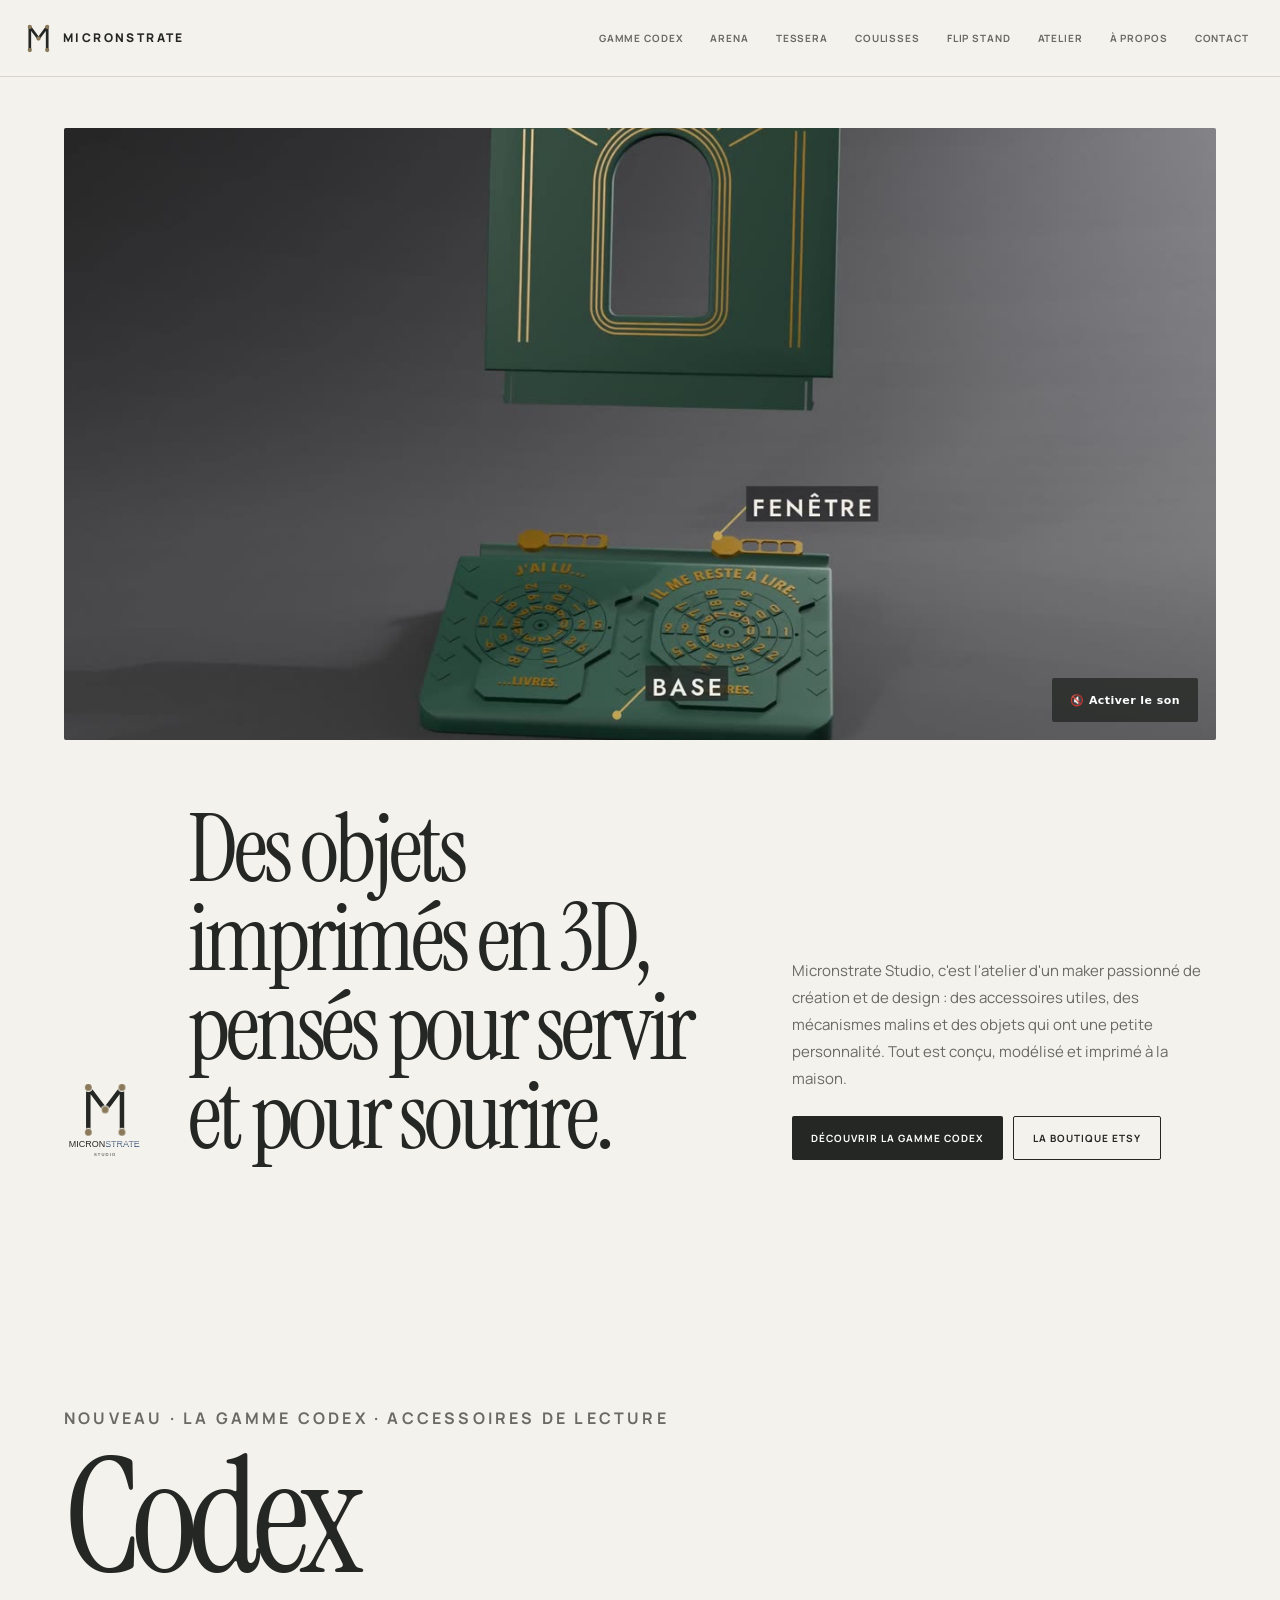
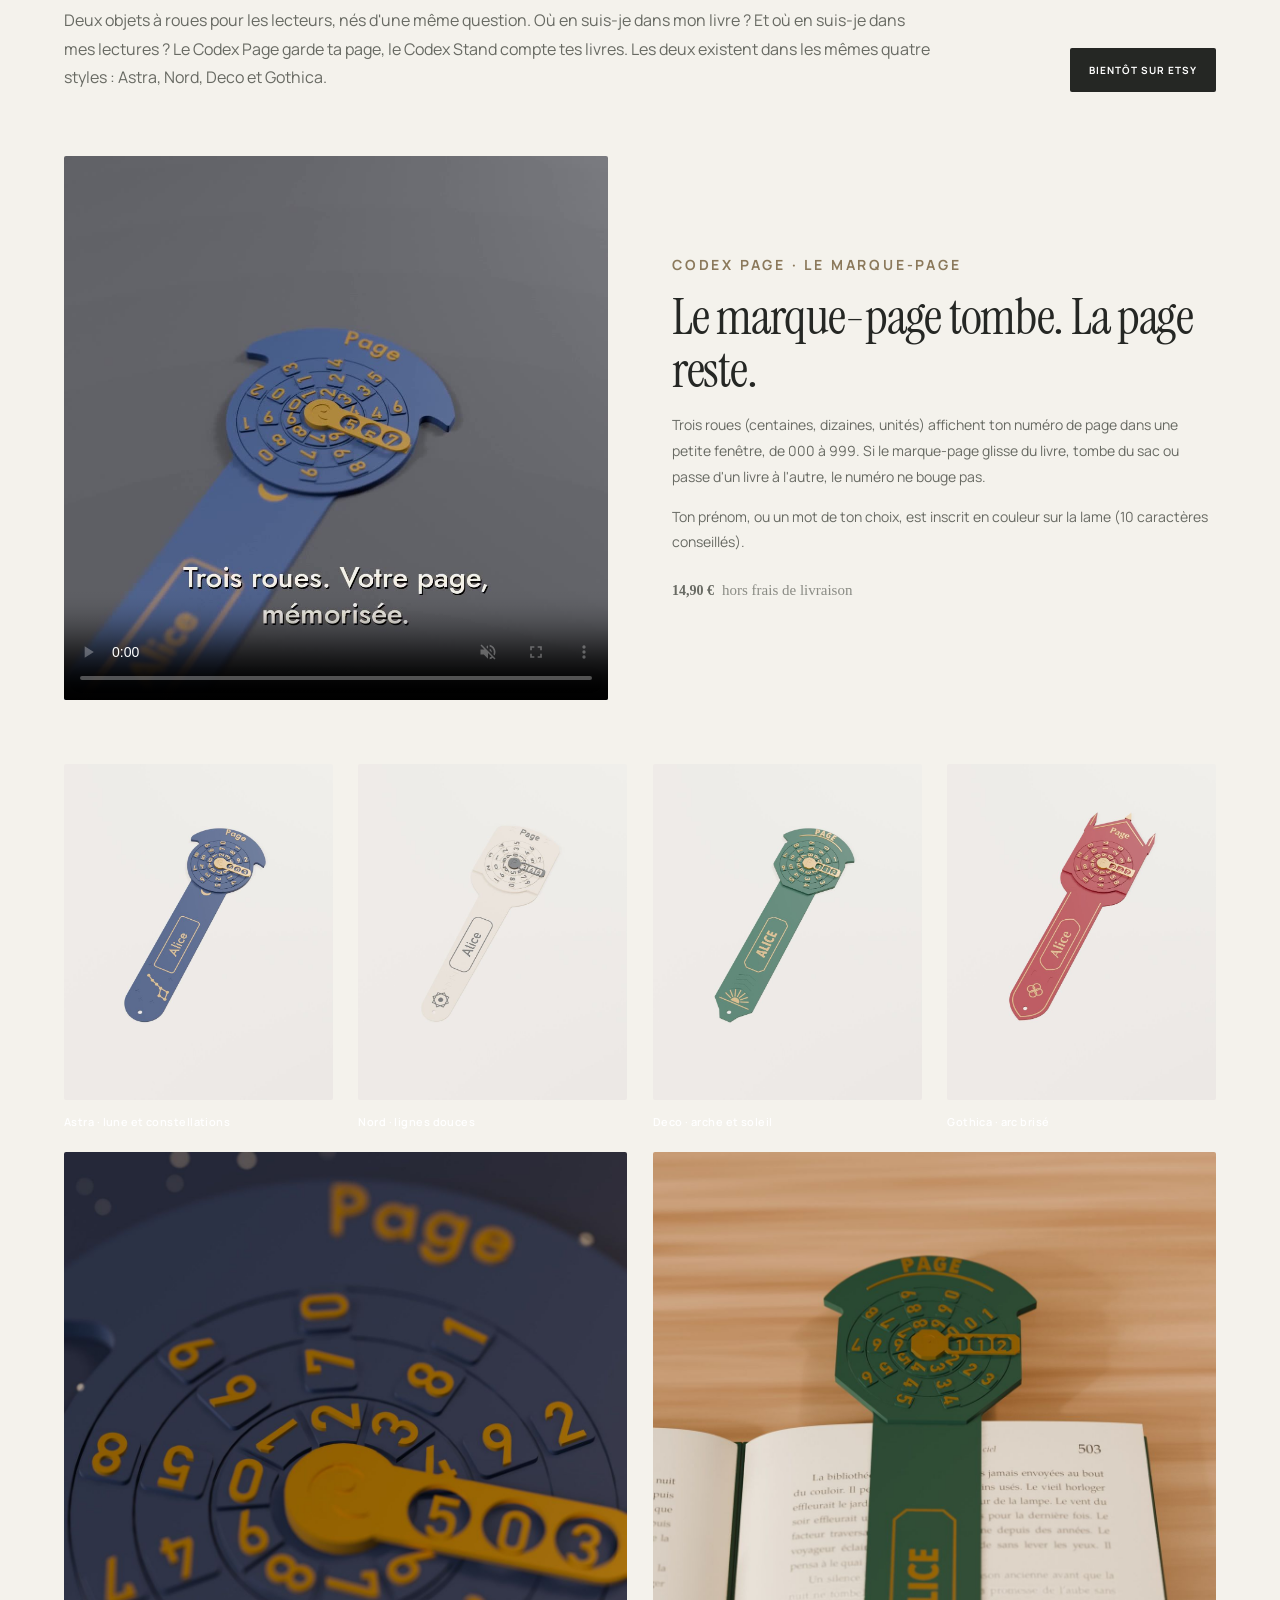
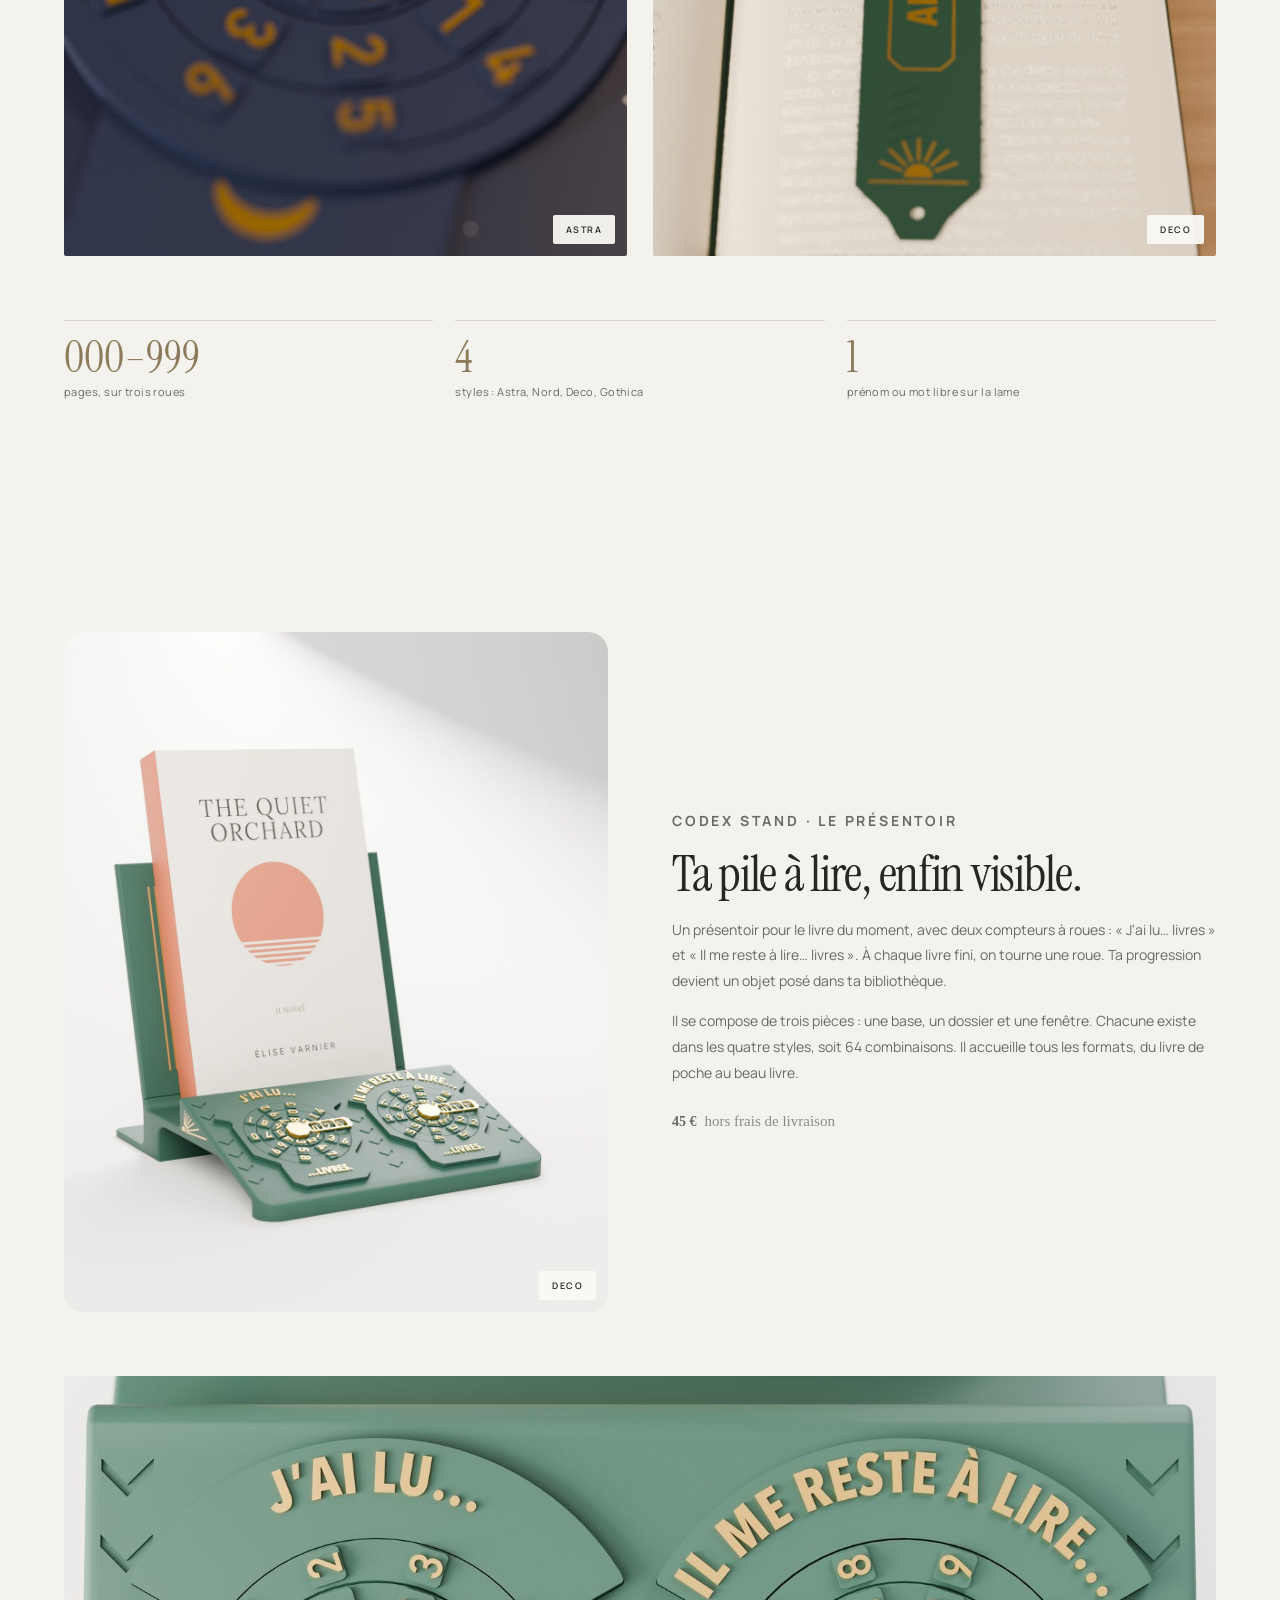
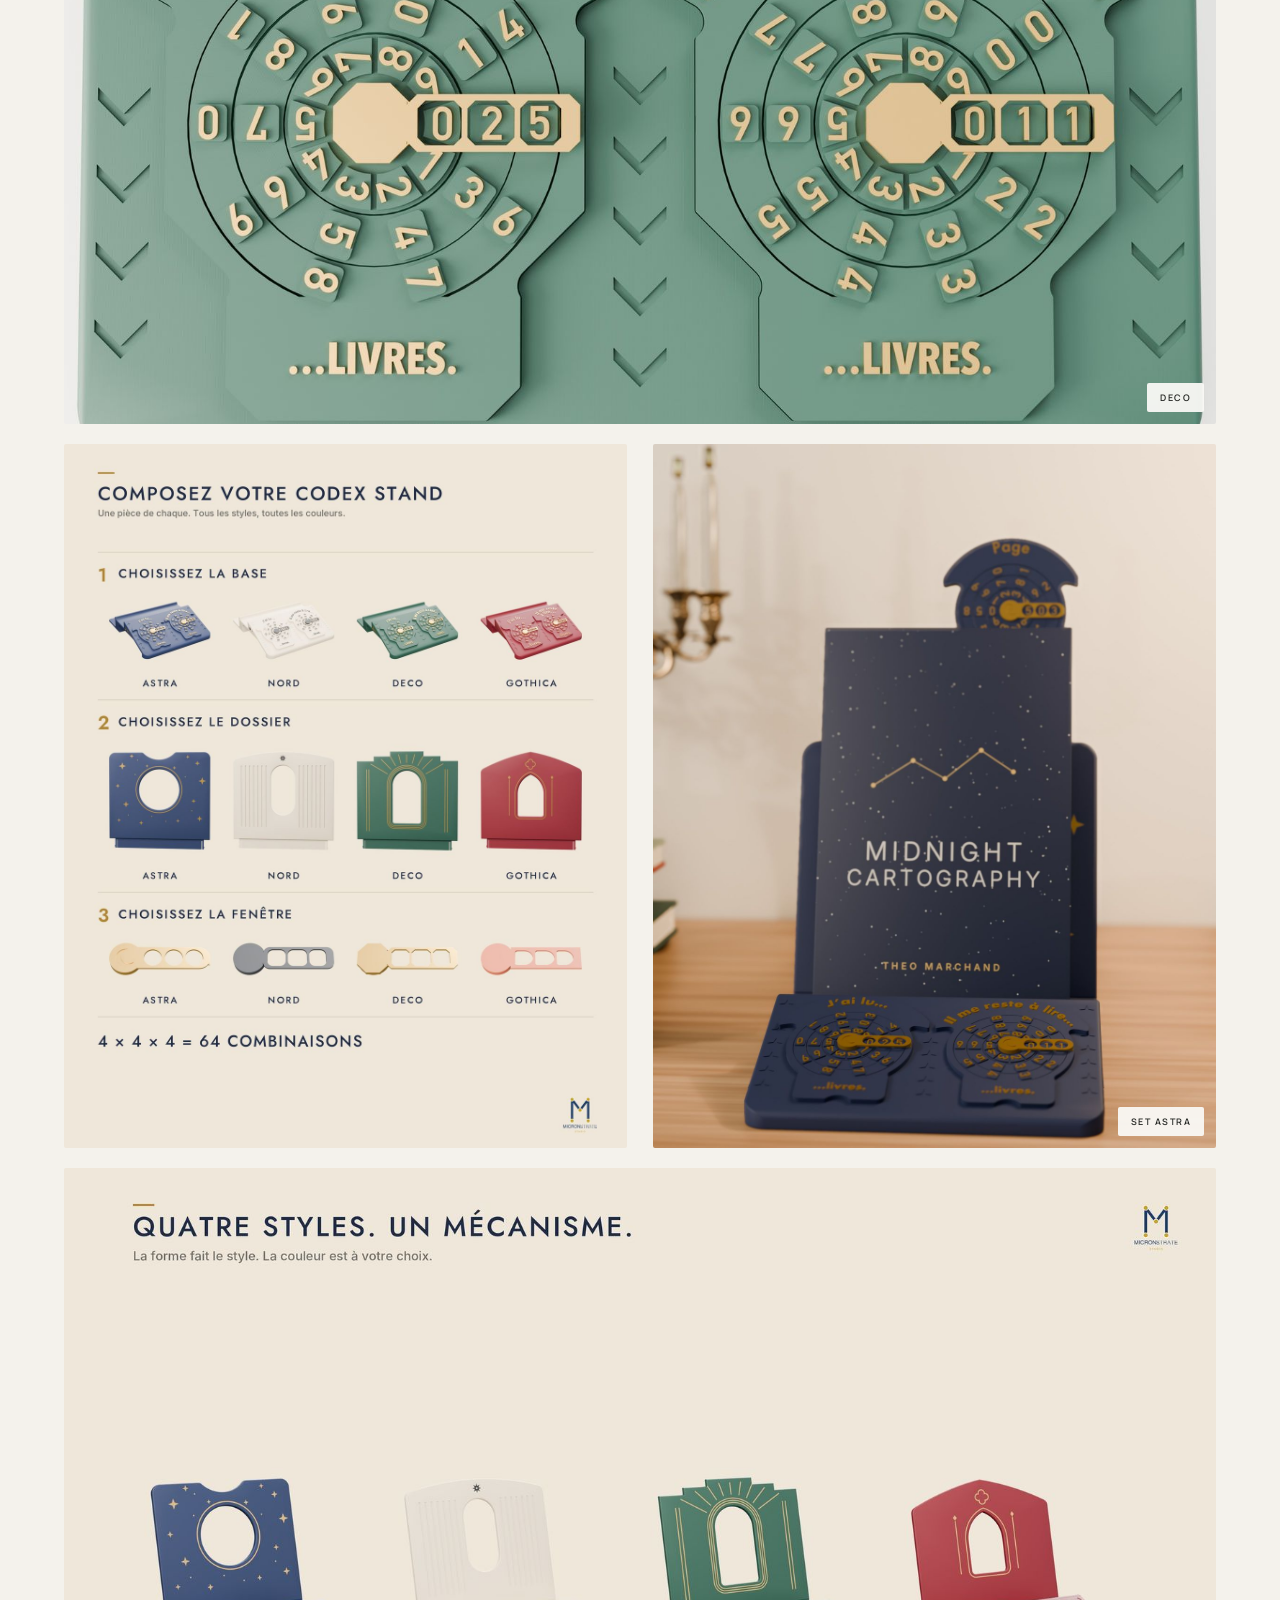
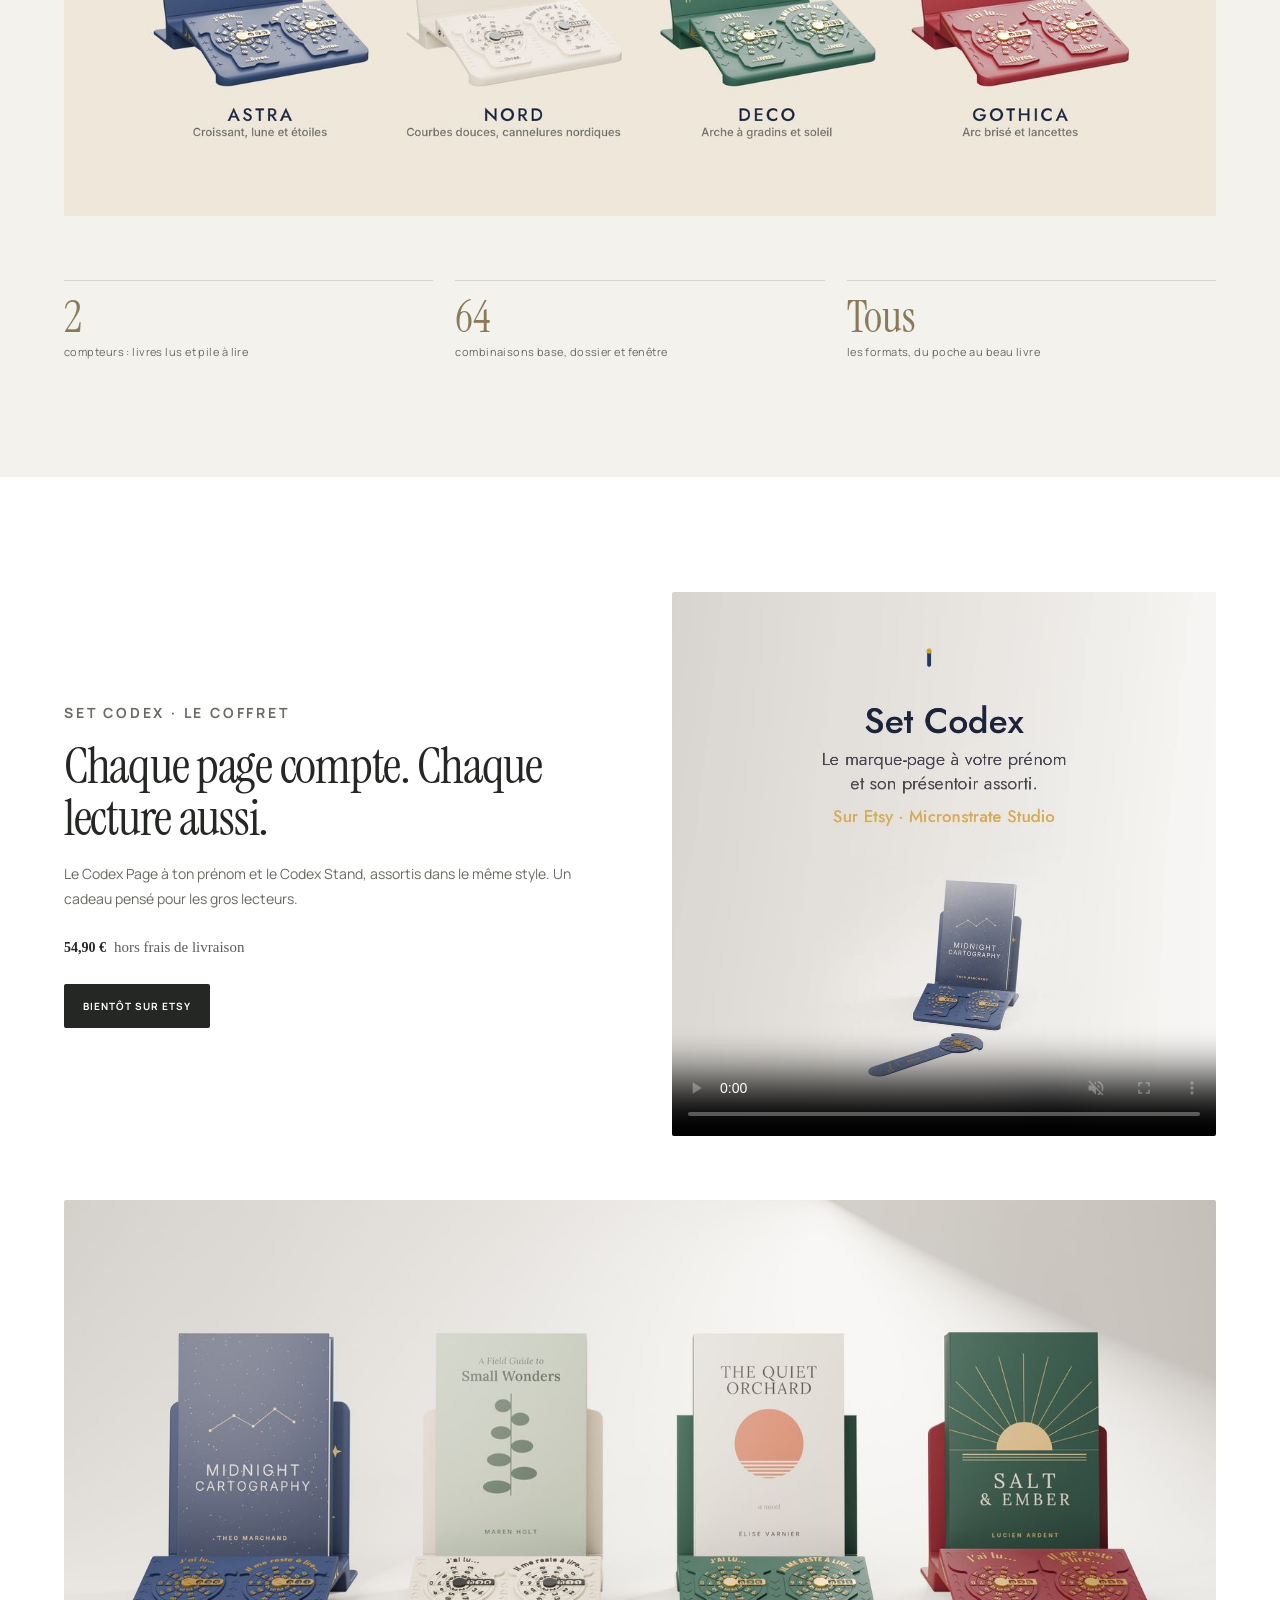
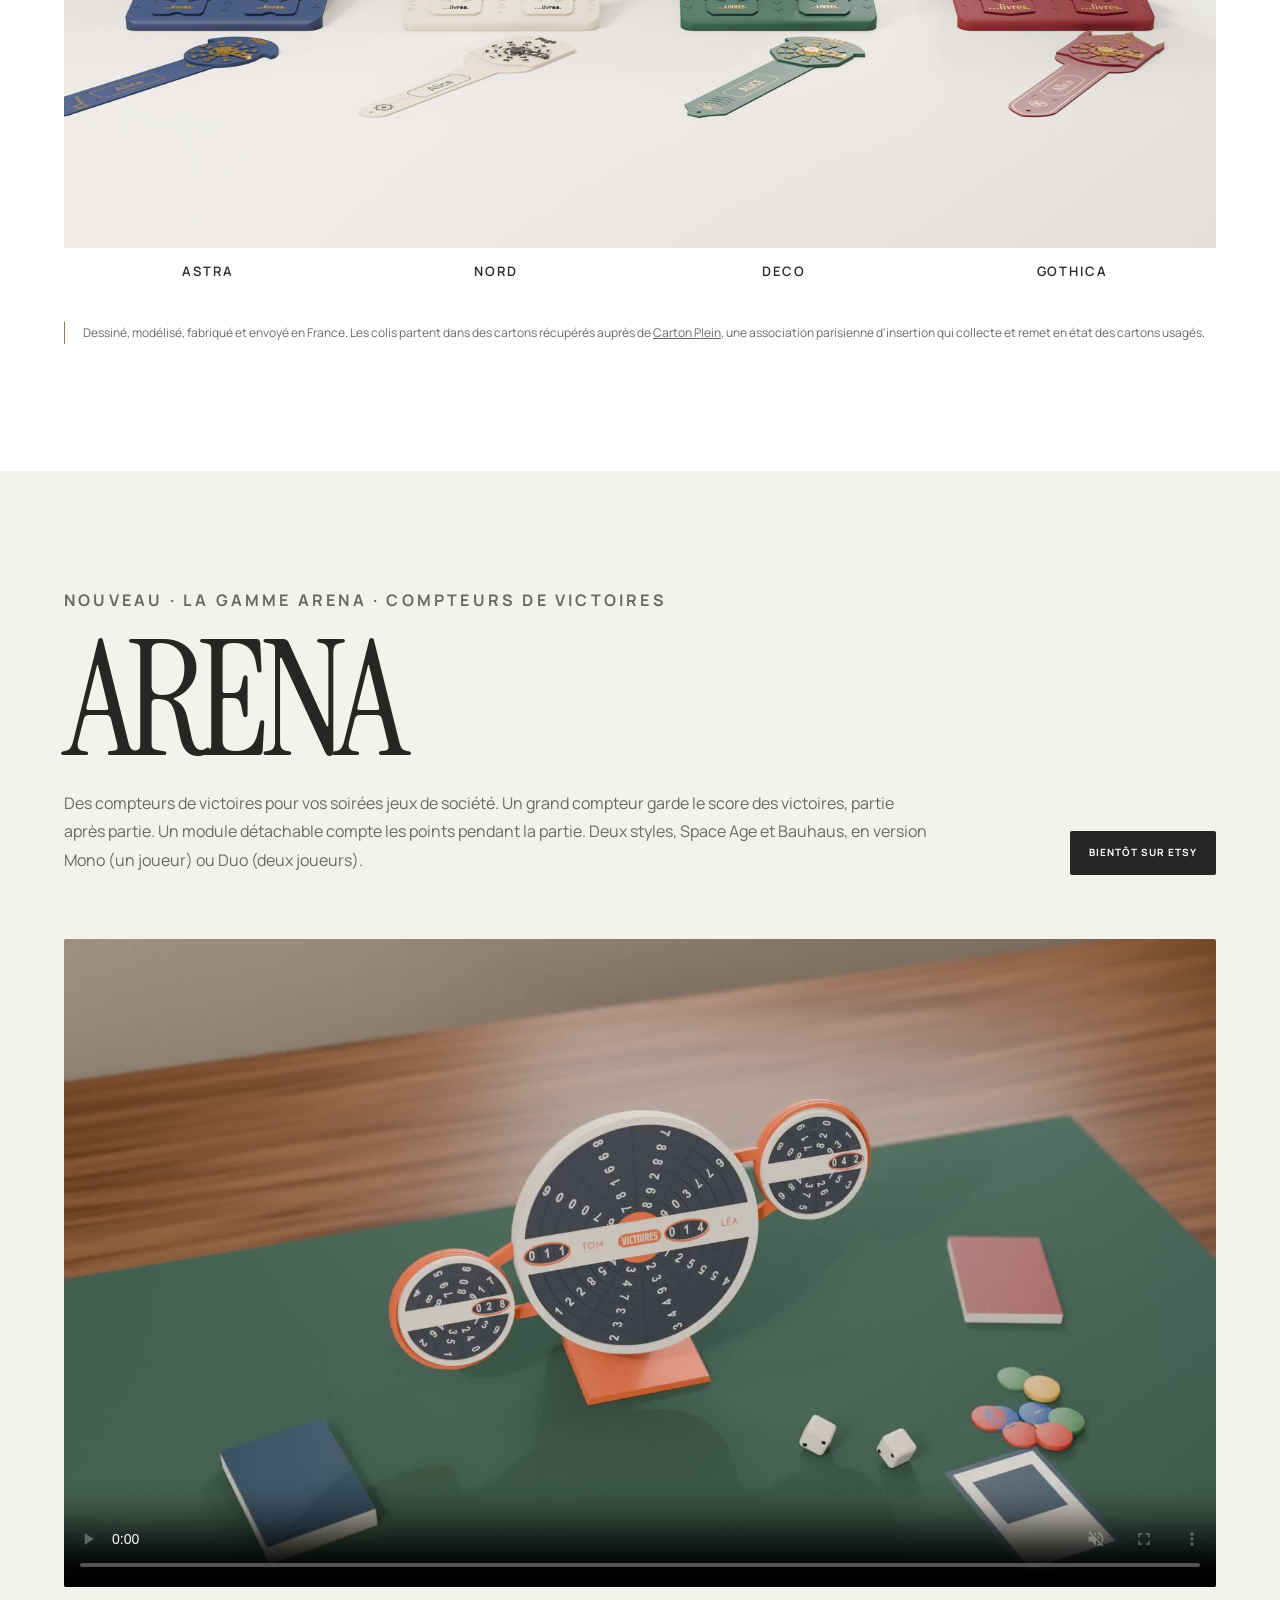
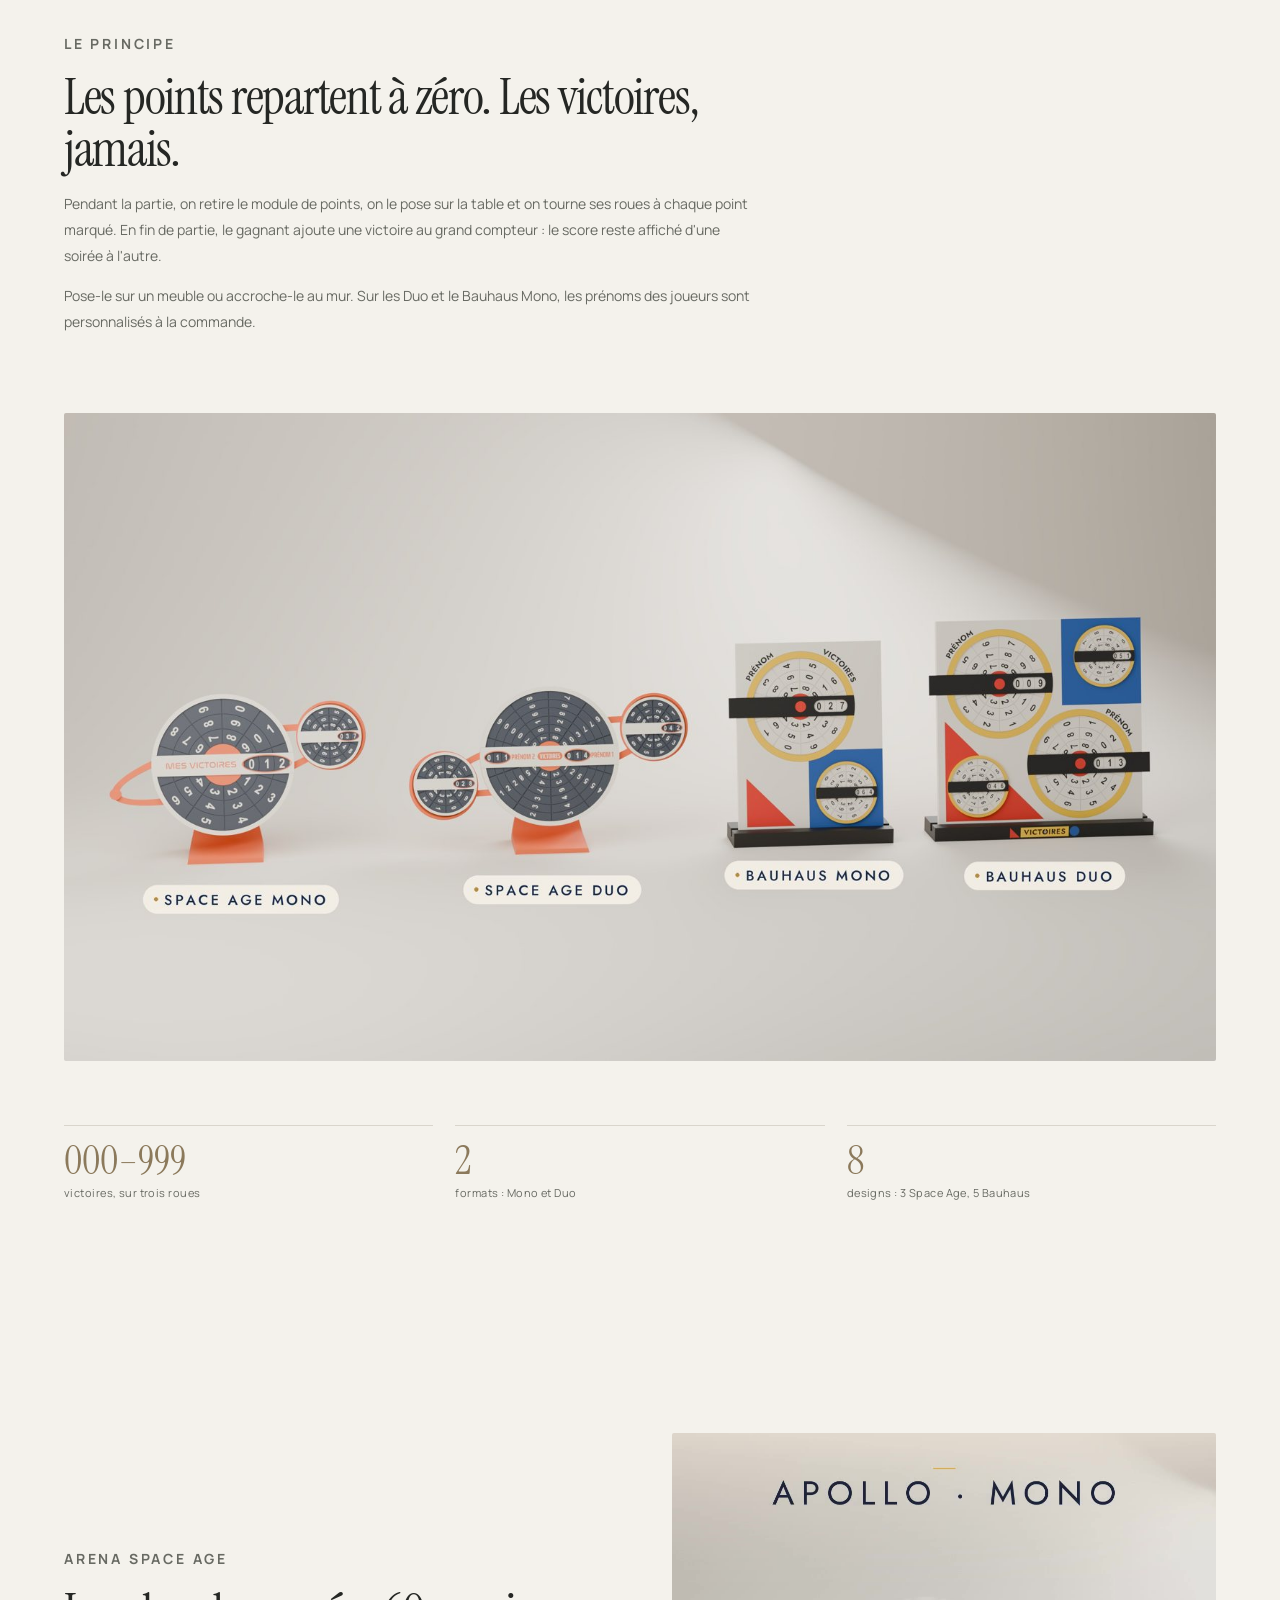
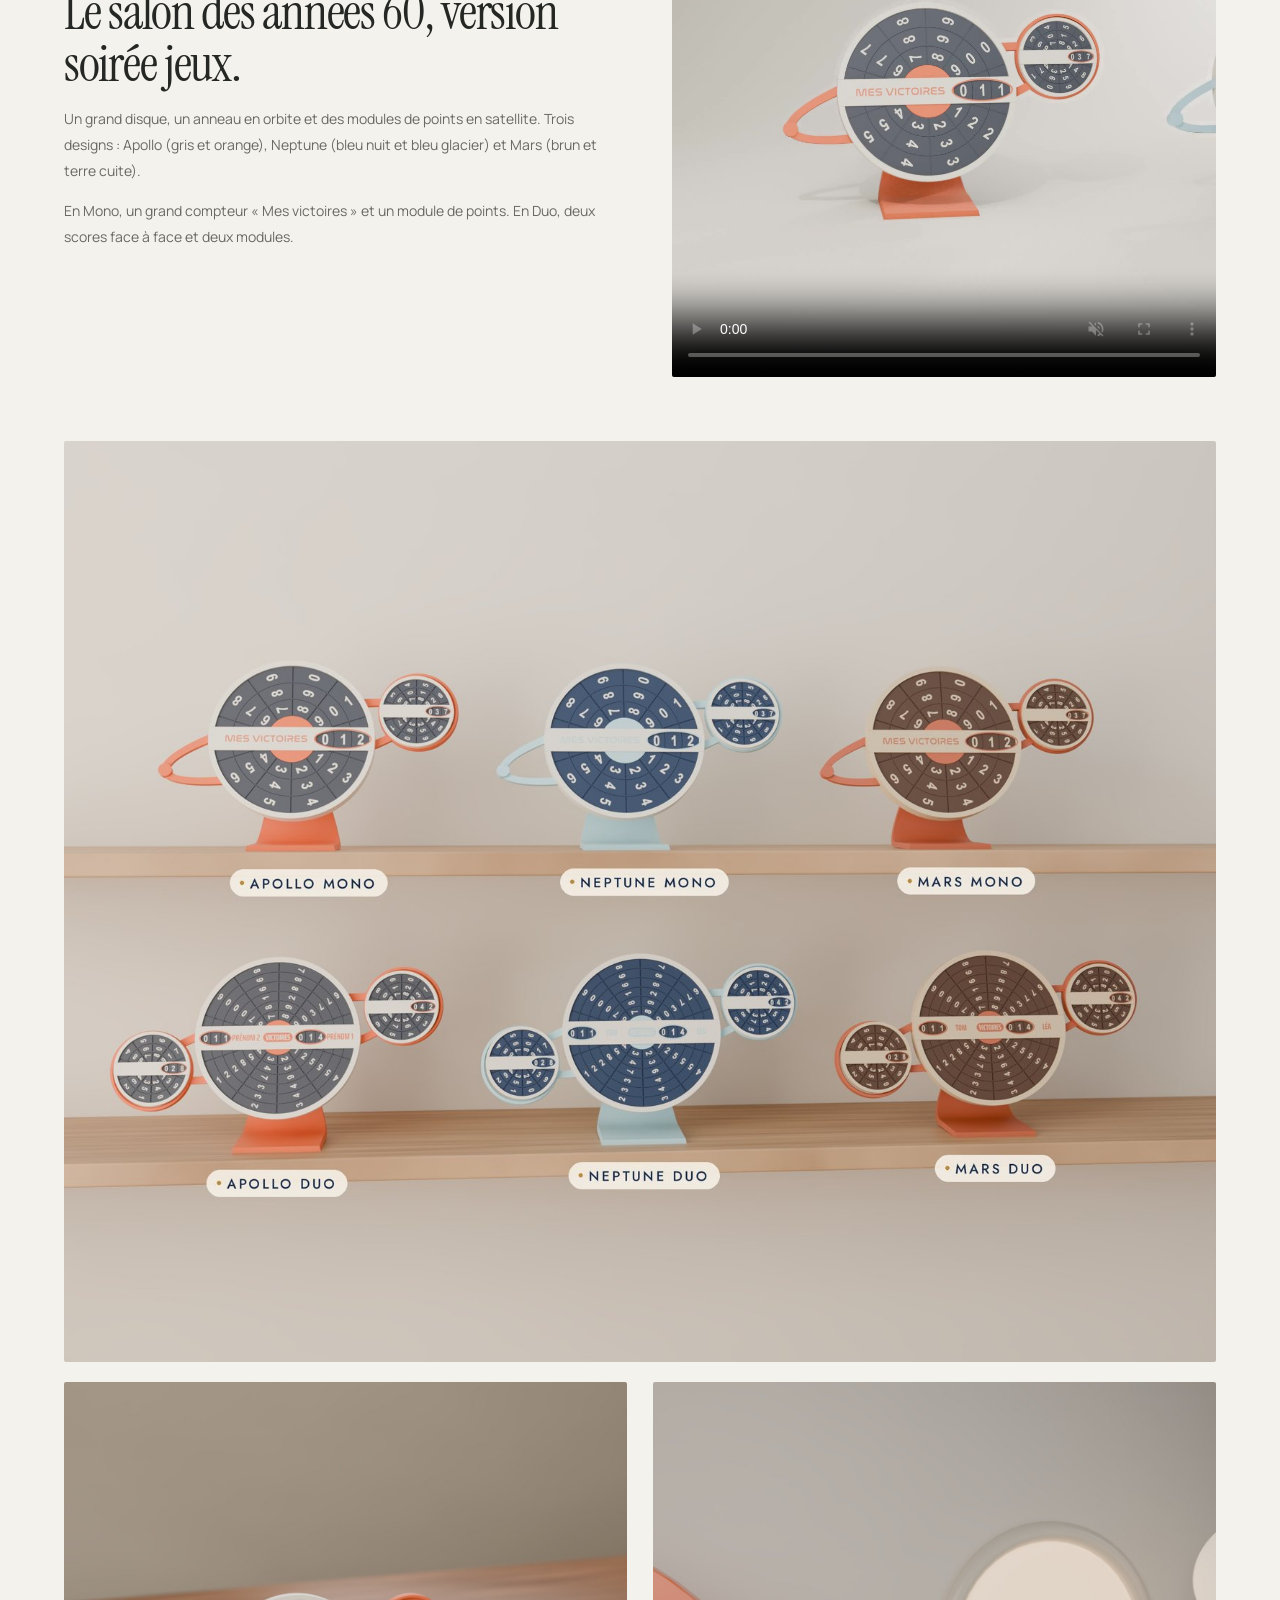
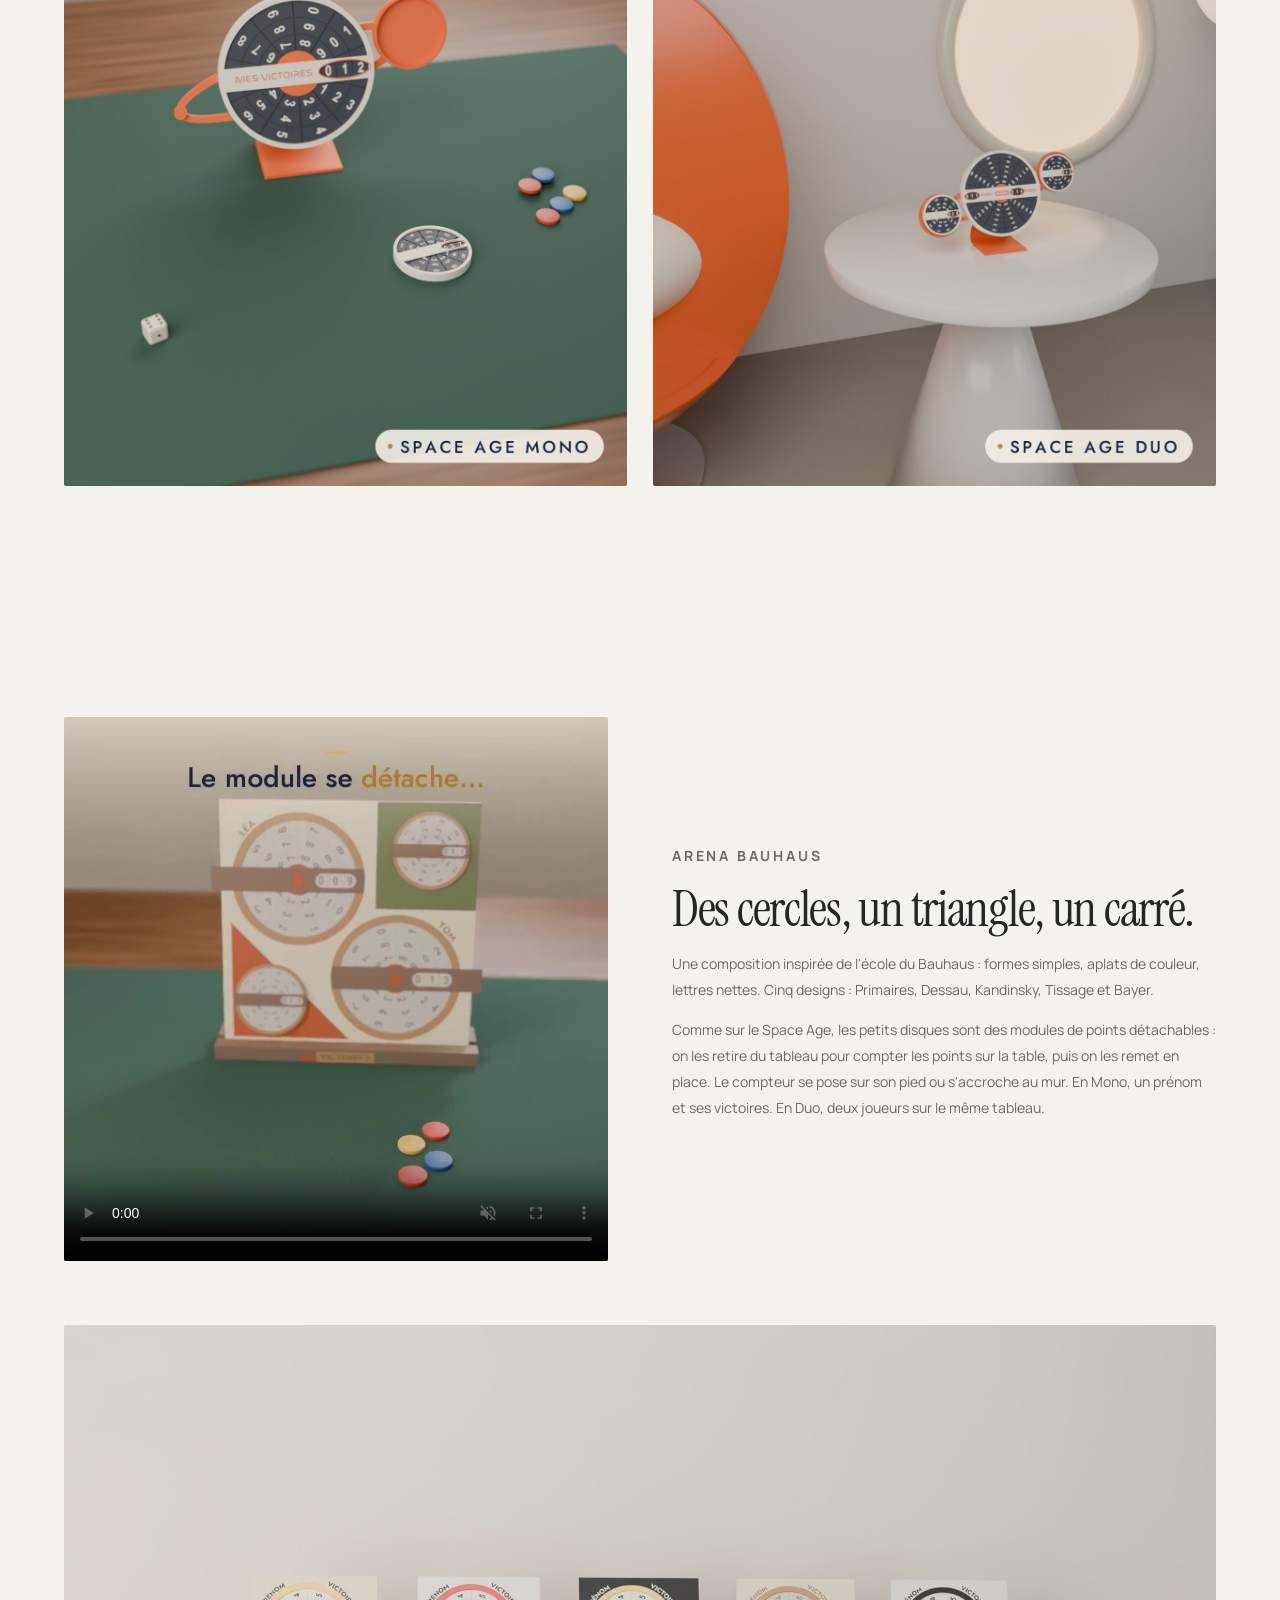
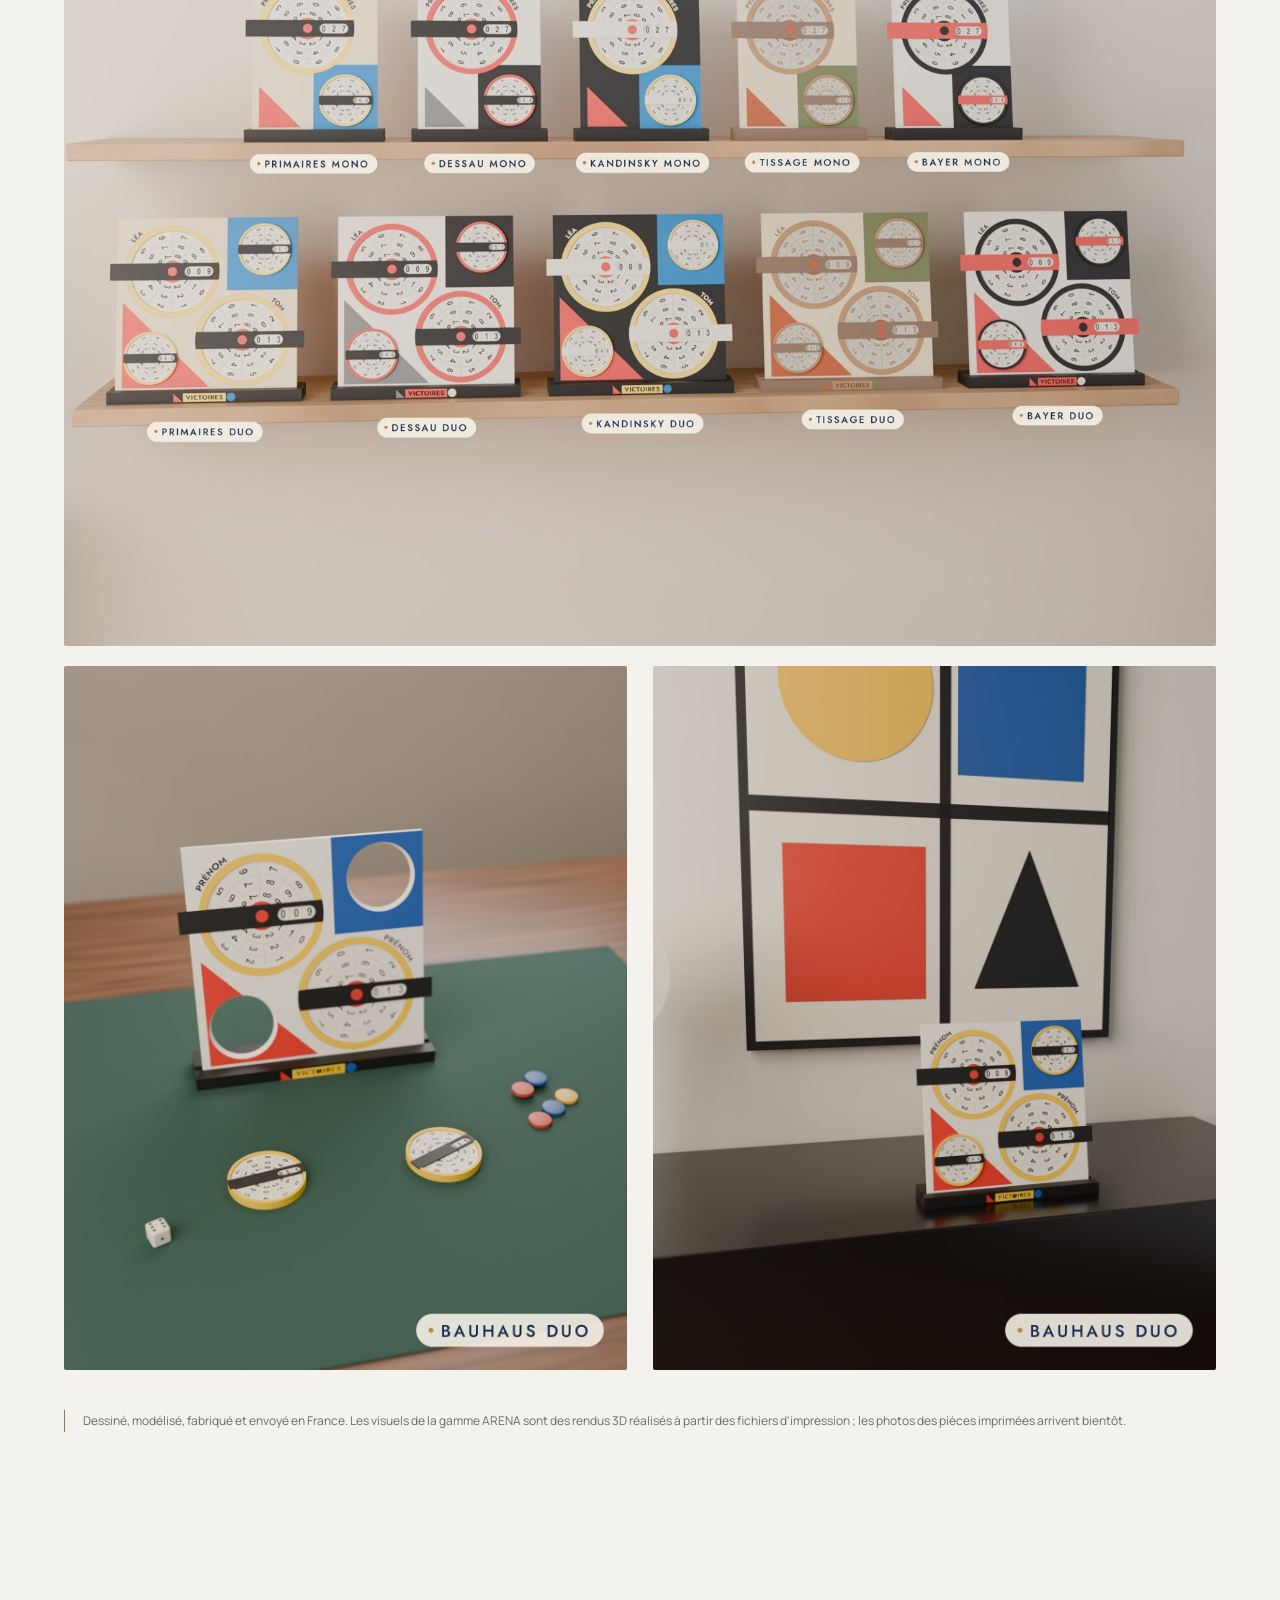
<file: index.html>
<!doctype html>
<html lang="fr">
<head>
<meta charset="utf-8">
<meta name="viewport" content="width=device-width, initial-scale=1">
<title>Micronstrate Studio · Objets design imprimés en 3D</title>
<meta name="description" content="Micronstrate Studio : objets design imprimés en 3D, conçus et modélisés en France. Gamme Codex (marque-page et présentoir à compteurs pour lecteurs), gamme ARENA (compteurs de victoires pour jeux de société), gamme TESSERA (sets de dessous de verre), accessoires utiles et cadeaux personnalisés.">
<meta property="og:title" content="Micronstrate Studio">
<meta property="og:description" content="Objets design imprimés en 3D, pensés pour servir et pour sourire.">
<meta property="og:image" content="https://micronstrate.fr/img/flipstand-ferme.jpg">
<meta property="og:url" content="https://micronstrate.fr/">
<meta property="og:type" content="website">
<link rel="icon" href="favicon.svg" type="image/svg+xml">
<link rel="preconnect" href="https://fonts.googleapis.com">
<link rel="preconnect" href="https://fonts.gstatic.com" crossorigin>
<link rel="stylesheet" href="https://fonts.googleapis.com/css2?family=Doto:wght@900&family=Instrument+Serif:ital@0;1&family=Manrope:wght@400;500;600;700;800&display=swap">
<style>
:root{--navy:#1c3c66;--ink:#16233a;--gold:#c9a227;--gold-ink:#8a6d12;--cream:#f6f4ef;--sand:#efeadf;--red:#c8141f;--muted:#3b4456}
*{box-sizing:border-box}
[hidden]{display:none!important}
html{scroll-behavior:smooth}
body{margin:0;background:var(--cream);color:var(--ink);font-family:Inter,system-ui,sans-serif;line-height:1.5}
img,video{max-width:100%;height:auto;display:block}
a{color:var(--navy)}
.wrap{max-width:1200px;margin:0 auto;padding:0 24px}
.dots{font-family:Doto,ui-monospace,monospace;font-weight:900;text-transform:uppercase;letter-spacing:.02em}
.eyebrow{margin:0;font-size:13px;font-weight:700;letter-spacing:.16em;text-transform:uppercase;color:var(--gold-ink)}
h1,h2,h3{margin:0;letter-spacing:-.01em}
.btn{display:inline-flex;align-items:center;justify-content:center;min-height:48px;padding:0 24px;border-radius:999px;font-weight:600;font-size:16px;text-decoration:none;transition:background .2s,color .2s}
.btn-main{background:var(--navy);color:#fff}.btn-main:hover{background:#0f2440}
.btn-line{border:2px solid var(--navy);color:var(--navy)}.btn-line:hover{background:var(--navy);color:#fff}
.btn-white{background:#fff;color:#b3121c}.btn-white:hover{background:var(--cream)}
.rounded{border-radius:20px}
/* header */
header{position:sticky;top:0;z-index:10;background:rgba(246,244,239,.92);backdrop-filter:blur(8px);border-bottom:1px solid #e3ded2}
.hdr{display:flex;align-items:center;justify-content:space-between;gap:16px;padding:14px 24px}
.brand{display:flex;align-items:center;gap:10px;text-decoration:none;color:var(--navy);font-weight:700;letter-spacing:.14em;font-size:16px}
nav{display:flex;align-items:center;gap:4px;flex-wrap:wrap}
nav a{padding:10px 12px;text-decoration:none;font-weight:600;font-size:15px}
nav a:hover{color:#0f2440;text-decoration:underline}
@media (max-width:640px){nav a.hide-sm{display:none}.brand span{display:none}}
/* hero */
.hero{padding:28px 24px 88px;display:flex;flex-direction:column;gap:44px}
.hero-video{width:100%;aspect-ratio:16/9;object-fit:cover;border-radius:24px;background:#0e1a2e;box-shadow:0 24px 50px rgba(22,35,58,.18)}
.hero-txt{display:grid;grid-template-columns:1.1fr 1fr;gap:48px;align-items:center}
.hero-title{display:flex;align-items:center;gap:28px}
.hero h1{font-size:clamp(32px,3.6vw,48px);line-height:1.08;font-weight:700}
.hero-side{display:flex;flex-direction:column;gap:22px}
.hero p{font-size:18px;color:var(--muted);margin:0}
.cta{display:flex;flex-wrap:wrap;gap:12px}
@media (max-width:860px){.hero{gap:28px;padding-top:16px}.hero-txt{grid-template-columns:1fr;gap:24px}.hero-title{flex-direction:column;align-items:flex-start;gap:16px}.hero-title svg{width:120px!important}.sound-btn{right:10px;bottom:10px;min-height:36px;padding:0 12px;font-size:13px}.hero-video{border-radius:16px}}
.hero-media{position:relative}
.sound-btn{position:absolute;right:18px;bottom:18px;min-height:44px;padding:0 18px;border:0;border-radius:999px;background:rgba(18,18,20,.72);color:#fff;font:600 15px Inter,system-ui,sans-serif;cursor:pointer;backdrop-filter:blur(6px)}
.sound-btn:hover{background:rgba(18,18,20,.9)}
/* logo animation */
@keyframes draw{to{stroke-dashoffset:0}}@keyframes pop{to{transform:scale(1);opacity:1}}@keyframes up{to{transform:none;opacity:1}}
.ms-path{stroke-dasharray:400;stroke-dashoffset:400;animation:draw 1.1s ease-in-out .2s forwards}
.ms-dot{transform:scale(0);opacity:0;transform-box:fill-box;transform-origin:center;animation:pop .3s ease-out forwards}
.ms-word{opacity:0;transform:translateY(8px);animation:up .4s ease-out forwards}
@media (prefers-reduced-motion:reduce){.ms-path,.ms-dot,.ms-word{animation:none;stroke-dashoffset:0;transform:none;opacity:1}}
/* pages */
.navy{background:#14284a;color:#fff}
.navy .eyebrow{color:#e2c25a}
.navy .lead p{color:#d7dce6}
.navy figcaption{color:#fff}
.serif{font-family:Georgia,'Times New Roman',serif;font-weight:700;letter-spacing:-.02em}
.pages-video{width:100%;aspect-ratio:16/9;object-fit:cover;border-radius:20px;background:#0e1a2e;box-shadow:0 24px 50px rgba(0,0,0,.25);margin-bottom:44px}
.grid4{display:grid;grid-template-columns:repeat(auto-fit,minmax(230px,1fr));gap:20px}
.split{display:grid;grid-template-columns:1fr 1fr;gap:20px;margin-top:20px}
.split img{width:100%;aspect-ratio:3/2;object-fit:cover;border-radius:16px}
@media (max-width:760px){.split{grid-template-columns:1fr}}
.navy .stats div{border-top-color:rgba(226,194,90,.6)}
.navy .stats .big2{font-family:Georgia,serif;font-weight:700;font-size:44px;line-height:1;color:#e2c25a}
/* sections */
section{scroll-margin-top:70px}
.red{background:var(--red);color:#fff}
.red .eyebrow{color:#fff}
.pad{padding:96px 24px}
.head-row{display:flex;flex-wrap:wrap;justify-content:space-between;align-items:flex-end;gap:24px;margin-bottom:44px}
.head-row .lead{max-width:38em;display:flex;flex-direction:column;gap:14px}
.big{font-size:clamp(56px,9vw,96px);line-height:1}
.lead p{margin:0;font-size:19px}
.grid3{display:grid;grid-template-columns:repeat(auto-fit,minmax(260px,1fr));gap:20px}
figure{margin:0;display:flex;flex-direction:column;gap:12px}
figure img{width:100%;aspect-ratio:3/2;object-fit:cover;border-radius:16px}
figcaption{font-weight:600}
.stats{display:grid;grid-template-columns:repeat(auto-fit,minmax(180px,1fr));gap:20px;margin-top:44px}
.stats div{border-top:2px solid rgba(255,255,255,.55);padding-top:14px;display:flex;flex-direction:column;gap:4px}
.stats .dots{font-size:44px;line-height:1}
.dark{background:#121214;color:#fff;text-align:center}
.dark .eyebrow{color:#ff5a5f}
.dark p{color:#c9c9cf;font-size:19px;max-width:34em;margin:0 auto}
.dark .col{display:flex;flex-direction:column;gap:28px;align-items:center}
.video{width:100%;border-radius:20px;background:#000}
/* atelier */
.sand{background:var(--sand)}
.cards{display:grid;grid-template-columns:repeat(auto-fit,minmax(240px,1fr));gap:20px}
.card{background:#fff;border-radius:18px;padding:26px;display:flex;flex-direction:column;gap:10px}
.card .tag{align-self:flex-start;font-size:12px;font-weight:700;letter-spacing:.1em;text-transform:uppercase;padding:6px 10px;border-radius:999px;background:#f3ecd6;color:var(--gold-ink)}
.card h3{font-size:20px}
.card p{margin:0;color:#4a5164}
.card .ico{width:44px;height:44px}
/* about */
.about{display:grid;grid-template-columns:1fr 1.1fr;gap:56px;align-items:center}
.about .txt{display:flex;flex-direction:column;gap:18px}
.about p{margin:0;font-size:18px;color:var(--muted);line-height:1.65}
.chips{display:flex;flex-wrap:wrap;gap:10px}
.chips span{padding:9px 15px;border-radius:999px;background:var(--cream);font-weight:600;font-size:15px}
@media (max-width:860px){.about{grid-template-columns:1fr}}
/* contact */
.contact{display:grid;grid-template-columns:1fr 1fr;gap:48px;align-items:start}
.contact .txt{display:flex;flex-direction:column;gap:18px}
.contact p{margin:0;font-size:18px;color:var(--muted)}
.links{display:flex;flex-direction:column;gap:12px}
.links a{display:grid;grid-template-columns:1fr auto;align-items:center;gap:2px 16px;background:#fff;border-radius:16px;padding:20px 22px;text-decoration:none;font-weight:600;font-size:17px;color:var(--ink);border:1.5px solid #e3ded2}
.links a:hover{border-color:var(--navy)}
.links small{grid-column:1;grid-row:2;font-weight:400;color:#5d6475;font-size:14px}
.links .note{margin:4px 2px 0;font-size:14px;color:#5d6475}
.links .note a{display:inline;padding:0;border:0;background:none;font-size:inherit;font-weight:600;color:var(--navy);text-decoration:underline}
@media (max-width:860px){.contact{grid-template-columns:1fr}}
footer{border-top:1px solid #ddd8cc;font-size:14px;color:#4a5164}
footer .wrap{display:flex;flex-wrap:wrap;justify-content:space-between;gap:12px;padding:28px 24px}
footer a{color:#4a5164}
/* gamme Codex et coulisses */
.tall img{aspect-ratio:4/5}
.duo{display:grid;grid-template-columns:1fr 1fr;gap:20px;margin-top:20px}
.duo img{width:100%;aspect-ratio:4/5;object-fit:cover;border-radius:16px}
.wide{width:100%;border-radius:16px;margin-top:20px}
.wide-wrap{margin-top:20px}.wide-wrap .wide{margin-top:0}
.sq-video{width:100%;max-width:560px;aspect-ratio:1/1;object-fit:cover;border-radius:20px;background:#0e1a2e;box-shadow:0 24px 50px rgba(0,0,0,.25)}
.vrow{display:grid;grid-template-columns:1fr 1fr;gap:40px;align-items:center;margin-bottom:44px}
.vrow p{margin:0 0 14px;font-size:18px;line-height:1.6}
.cream2{background:#f3ede0}
.cream2 .lead p,.cream2 .vrow p{color:var(--muted)}
.cream2 .stats div{border-top-color:rgba(28,60,102,.35)}
.cream2 .stats .big2{font-family:Georgia,serif;font-weight:700;font-size:44px;line-height:1;color:var(--navy)}
.steps{display:grid;gap:56px}
.step{display:grid;grid-template-columns:1fr 1.1fr;gap:40px;align-items:center}
.step:nth-child(even) .step-img{order:2}
.step img{width:100%;aspect-ratio:3/2;object-fit:cover;border-radius:16px}
.step .num{font-family:Georgia,serif;font-weight:700;font-size:46px;line-height:1;color:var(--gold)}
.step h3{font-size:24px;margin:8px 0 10px}
.step p{margin:0 0 10px;font-size:17px;line-height:1.65;color:var(--muted)}
.note{font-size:15px;color:#5d6475;border-left:3px solid var(--gold);padding-left:14px;margin-top:40px}
.lb{position:relative;display:block}
.lb::after{content:attr(data-n);position:absolute;right:14px;bottom:14px;background:rgba(246,241,232,.92);color:#14284a;font-size:12px;font-weight:600;letter-spacing:.14em;text-transform:uppercase;padding:7px 13px;border-radius:999px}
.duo .lb img,.lb img.wide{margin-top:0}
.price{font-family:Georgia,serif;font-weight:700;font-size:30px;line-height:1;margin:22px 0 0!important}
.price small{font-family:inherit;font-weight:400;font-size:15px;opacity:.75;margin-left:8px}
.names4{display:grid;grid-template-columns:repeat(4,1fr);text-align:center;margin-top:12px;font-size:13px;font-weight:600;letter-spacing:.14em;text-transform:uppercase;color:var(--navy)}
/* gamme ARENA */
.ink{background:#1d2027;color:#fff}
.ink .eyebrow{color:#f08a5d}
.ink .lead p,.ink .vrow p{color:#d4d7de}
.ink .stats div{border-top-color:rgba(240,138,93,.6)}
.ink .stats .big2{font-family:Inter,system-ui,sans-serif;font-weight:700;font-size:40px;line-height:1;color:#f08a5d}
.arena-title{font-weight:700;letter-spacing:.14em;font-size:clamp(56px,9vw,96px);line-height:1}
.arena-h{font-size:clamp(28px,3.6vw,40px);line-height:1.15;margin:10px 0 16px;font-weight:700}
.w-white{background:#fff}
.w-white .vrow p{color:var(--muted)}
/* gamme TESSERA */
.duo32 img{aspect-ratio:3/2}
.tess-sq{width:100%;max-width:560px;aspect-ratio:1/1;object-fit:cover;border-radius:20px}
@media (max-width:860px){.vrow,.step,.duo{grid-template-columns:1fr}.step:nth-child(even) .step-img{order:0}}
</style>
<link rel="stylesheet" href="css/editorial.css">
</head>
<body>

<header>
<div class="wrap hdr" style="padding:14px 24px">
<a class="brand" href="#accueil" aria-label="Micronstrate Studio, accueil">
<svg width="34" height="34" viewBox="110 15 120 150" aria-hidden="true"><path d="M125,150 L125,30 L170,90 L215,30 L215,150" fill="none" stroke="#1c3c66" stroke-width="14" stroke-linecap="round" stroke-linejoin="round"/><g fill="#c9a227"><circle cx="125" cy="30" r="11"/><circle cx="170" cy="90" r="11"/><circle cx="215" cy="30" r="11"/><circle cx="125" cy="150" r="11"/><circle cx="215" cy="150" r="11"/></g></svg>
<span>MICRONSTRATE</span>
</a>
<nav aria-label="Navigation principale">
<a href="#codex">Gamme Codex</a>
<a href="#arena">ARENA</a>
<a href="#tessera">TESSERA</a>
<a class="hide-sm" href="#coulisses">Coulisses</a>
<a href="#creations">Flip Stand</a>
<a class="hide-sm" href="#atelier">Atelier</a>
<a href="#apropos">À propos</a>
<a href="#contact">Contact</a>
</nav>
</div>
</header>

<main>
<section id="accueil" class="wrap hero">
<div class="hero-media">
<video id="heroVideo" class="video hero-video" src="img/codex-stand.mp4" poster="img/codex-stand-poster.jpg" autoplay muted loop playsinline preload="auto" aria-label="Vidéo de présentation du Codex Stand, le présentoir de lecture à compteurs"></video>
<button id="soundBtn" class="sound-btn" type="button" aria-pressed="false">🔇 Activer le son</button>
</div>
<div class="hero-txt">
<div class="hero-title"><svg viewBox="60 10 230 215" style="width:150px;height:auto;flex:none" role="img" aria-label="Logo Micronstrate Studio">
<defs><clipPath id="stclip"><text x="170" y="190" font-size="24" font-weight="500" font-family="Helvetica,Arial,sans-serif">STRATE</text></clipPath></defs>
<path class="ms-path" d="M125,150 L125,30 L170,90 L215,30 L215,150" fill="none" stroke="#1c3c66" stroke-width="12" stroke-linecap="round" stroke-linejoin="round"/>
<g class="ms-dot" style="animation-delay:1.15s"><circle cx="125" cy="30" r="12" fill="#f6f4ef"/><circle cx="125" cy="30" r="9" fill="#c9a227"/></g>
<g class="ms-dot" style="animation-delay:1.22s"><circle cx="170" cy="90" r="12" fill="#f6f4ef"/><circle cx="170" cy="90" r="9" fill="#c9a227"/></g>
<g class="ms-dot" style="animation-delay:1.29s"><circle cx="215" cy="30" r="12" fill="#f6f4ef"/><circle cx="215" cy="30" r="9" fill="#c9a227"/></g>
<g class="ms-dot" style="animation-delay:1.36s"><circle cx="125" cy="150" r="12" fill="#f6f4ef"/><circle cx="125" cy="150" r="9" fill="#c9a227"/></g>
<g class="ms-dot" style="animation-delay:1.43s"><circle cx="215" cy="150" r="12" fill="#f6f4ef"/><circle cx="215" cy="150" r="9" fill="#c9a227"/></g>
<g class="ms-word" style="animation-delay:1.5s">
<text x="170" y="190" text-anchor="end" font-size="24" font-weight="500" fill="#1c3c66" font-family="Helvetica,Arial,sans-serif">MICRON</text>
<g clip-path="url(#stclip)" fill="#1c3c66"><rect x="170" y="170" width="100" height="2"/><rect x="170" y="174" width="100" height="3"/><rect x="170" y="179" width="100" height="4"/><rect x="170" y="185" width="100" height="5"/></g>
</g>
<text class="ms-word" x="170" y="214" text-anchor="middle" font-size="11" fill="#8a6d12" letter-spacing="3" font-family="Helvetica,Arial,sans-serif" style="animation-delay:1.8s">STUDIO</text>
</svg>
<h1>Des objets imprimés en 3D, pensés pour servir et pour sourire.</h1></div>
<div class="hero-side"><p>Micronstrate Studio, c'est l'atelier d'un maker passionné de création et de design : des accessoires utiles, des mécanismes malins et des objets qui ont une petite personnalité. Tout est conçu, modélisé et imprimé à la maison.</p>
<div class="cta">
<a class="btn btn-main" href="#codex">Découvrir la gamme Codex</a>
<a class="btn btn-line" href="https://micronstratestudio.etsy.com">La boutique Etsy</a>
</div></div>
</div>
</section>

<section id="codex" class="navy">
<div class="wrap pad">
<div class="head-row">
<div class="lead">
<p class="eyebrow">Nouveau · La gamme Codex · Accessoires de lecture</p>
<h2 class="serif big">Codex</h2>
<p>Deux objets à roues pour les lecteurs, nés d'une même question. Où en suis-je dans mon livre ? Et où en suis-je dans mes lectures ? Le Codex Page garde ta page, le Codex Stand compte tes livres. Les deux existent dans les mêmes quatre styles : Astra, Nord, Deco et Gothica.</p>
</div>
<a class="btn btn-white" style="color:#14284a" href="https://micronstratestudio.etsy.com">Bientôt sur Etsy</a>
</div>

<div class="vrow">
<video class="sq-video" src="img/codex-page.mp4" poster="img/codex-page-poster.jpg" controls muted playsinline preload="metadata" aria-label="Vidéo de présentation du Codex Page"></video>
<div>
<p class="eyebrow">Codex Page · le marque-page</p>
<h3 class="serif" style="font-size:clamp(30px,4vw,42px);margin:10px 0 16px">Le marque-page tombe. La page reste.</h3>
<p>Trois roues (centaines, dizaines, unités) affichent ton numéro de page dans une petite fenêtre, de 000 à 999. Si le marque-page glisse du livre, tombe du sac ou passe d'un livre à l'autre, le numéro ne bouge pas.</p>
<p>Ton prénom, ou un mot de ton choix, est inscrit en couleur sur la lame (10 caractères conseillés).</p>
<p class="price">14,90 €<small>hors frais de livraison</small></p>
</div>
</div>
<div class="grid4 tall">
<figure><img src="img/codex-page-astra-seul.jpg" width="900" height="1125" loading="lazy" alt="Codex Page style Astra, bleu nuit et or, lune et constellation"><figcaption>Astra · lune et constellations</figcaption></figure>
<figure><img src="img/codex-page-nord-seul.jpg" width="900" height="1125" loading="lazy" alt="Codex Page style Nord, sable et anthracite"><figcaption>Nord · lignes douces</figcaption></figure>
<figure><img src="img/codex-page-deco-seul.jpg" width="900" height="1125" loading="lazy" alt="Codex Page style Deco, vert sapin et or, soleil Art déco"><figcaption>Deco · arche et soleil</figcaption></figure>
<figure><img src="img/codex-page-gothica-seul.jpg" width="900" height="1125" loading="lazy" alt="Codex Page style Gothica, bordeaux et or, quadrilobe gothique"><figcaption>Gothica · arc brisé</figcaption></figure>
</div>
<div class="duo">
<span class="lb" data-n="Astra"><img src="img/codex-page-fenetre.jpg" width="1200" height="1500" loading="lazy" alt="Gros plan sur la fenêtre du Codex Page qui affiche la page 503"></span>
<span class="lb" data-n="Deco"><img src="img/codex-page-livre.jpg" width="1200" height="1500" loading="lazy" alt="Codex Page Deco posé dans un livre ouvert à la page 503"></span>
</div>
<div class="stats">
<div><span class="big2">000–999</span><span>pages, sur trois roues</span></div>
<div><span class="big2">4</span><span>styles : Astra, Nord, Deco, Gothica</span></div>
<div><span class="big2">1</span><span>prénom ou mot libre sur la lame</span></div>
</div>
</div>
</section>

<section id="codex-stand" class="cream2">
<div class="wrap pad">
<div class="vrow">
<span class="lb" data-n="Deco"><img class="rounded" src="img/codex-stand.jpg" width="1200" height="1500" loading="lazy" alt="Codex Stand style Astra avec un livre posé, deux cadrans à roues sur la base"></span>
<div>
<p class="eyebrow">Codex Stand · le présentoir</p>
<h3 class="serif" style="font-size:clamp(30px,4vw,42px);margin:10px 0 16px;color:var(--navy)">Ta pile à lire, enfin visible.</h3>
<p>Un présentoir pour le livre du moment, avec deux compteurs à roues : « J'ai lu… livres » et « Il me reste à lire… livres ». À chaque livre fini, on tourne une roue. Ta progression devient un objet posé dans ta bibliothèque.</p>
<p>Il se compose de trois pièces : une base, un dossier et une fenêtre. Chacune existe dans les quatre styles, soit 64 combinaisons. Il accueille tous les formats, du livre de poche au beau livre.</p>
<p class="price" style="color:var(--navy)">45 €<small>hors frais de livraison</small></p>
</div>
</div>
<span class="lb wide-wrap" data-n="Deco"><img class="wide" src="img/codex-stand-compteurs.jpg" width="1600" height="1600" loading="lazy" alt="Gros plan sur les deux compteurs du Codex Stand : 025 livres lus, 011 livres à lire" style="aspect-ratio:16/9;object-fit:cover"></span>
<div class="duo">
<img src="img/codex-stand-composer.jpg" width="1200" height="1500" loading="lazy" alt="Infographie : choisir la base, le dossier et la fenêtre parmi quatre styles">
<span class="lb" data-n="Set Astra"><img src="img/set-codex-livre.jpg" width="1200" height="1500" loading="lazy" alt="Le Codex Page dépasse du livre posé sur le Codex Stand"></span>
</div>
<img class="wide" src="img/codex-stand-styles.jpg" width="1600" height="900" loading="lazy" alt="Les quatre styles du Codex Stand : Astra, Nord, Deco, Gothica">
<div class="stats">
<div><span class="big2">2</span><span>compteurs : livres lus et pile à lire</span></div>
<div><span class="big2">64</span><span>combinaisons base, dossier et fenêtre</span></div>
<div><span class="big2">Tous</span><span>les formats, du poche au beau livre</span></div>
</div>
</div>
</section>

<section id="set-codex" style="background:#fff">
<div class="wrap pad">
<div class="vrow">
<div>
<p class="eyebrow">Set Codex · le coffret</p>
<h3 class="serif" style="font-size:clamp(30px,4vw,42px);margin:10px 0 16px;color:var(--navy)">Chaque page compte. Chaque lecture aussi.</h3>
<p style="color:var(--muted)">Le Codex Page à ton prénom et le Codex Stand, assortis dans le même style. Un cadeau pensé pour les gros lecteurs.</p>
<p class="price" style="color:var(--navy)">54,90 €<small>hors frais de livraison</small></p>
<div class="cta" style="margin-top:22px"><a class="btn btn-main" href="https://micronstratestudio.etsy.com">Bientôt sur Etsy</a></div>
</div>
<video class="sq-video" src="img/set-codex.mp4" poster="img/set-codex-poster.jpg" controls muted playsinline preload="metadata" aria-label="Vidéo de présentation du Set Codex"></video>
</div>
<img class="wide" src="img/set-codex-4-styles.jpg" width="1600" height="900" loading="lazy" alt="Les quatre Set Codex alignés : Astra, Nord, Deco, Gothica">
<div class="names4"><span>Astra</span><span>Nord</span><span>Deco</span><span>Gothica</span></div>
<p class="note">Dessiné, modélisé, fabriqué et envoyé en France. Les colis partent dans des cartons récupérés auprès de <a href="https://cartonplein.org" target="_blank" rel="noopener">Carton Plein</a>, une association parisienne d'insertion qui collecte et remet en état des cartons usagés.</p>
</div>
</section>

<section id="arena" class="ink">
<div class="wrap pad">
<div class="head-row">
<div class="lead">
<p class="eyebrow">Nouveau · La gamme ARENA · Compteurs de victoires</p>
<h2 class="arena-title">ARENA</h2>
<p>Des compteurs de victoires pour vos soirées jeux de société. Un grand compteur garde le score des victoires, partie après partie. Un module détachable compte les points pendant la partie. Deux styles, Space Age et Bauhaus, en version Mono (un joueur) ou Duo (deux joueurs).</p>
</div>
<a class="btn btn-white" style="color:#1d2027" href="https://micronstratestudio.etsy.com">Bientôt sur Etsy</a>
</div>
<video class="pages-video" src="img/arena-long.mp4" poster="img/arena-long-poster.jpg" controls muted playsinline preload="metadata" aria-label="Vidéo de présentation de la gamme ARENA : une partie, les points, les victoires au fil des saisons, puis la gamme Space Age et Bauhaus"></video>
<div class="vrow" style="grid-template-columns:1fr;max-width:46em">
<div>
<p class="eyebrow">Le principe</p>
<h3 class="arena-h">Les points repartent à zéro. Les victoires, jamais.</h3>
<p>Pendant la partie, on retire le module de points, on le pose sur la table et on tourne ses roues à chaque point marqué. En fin de partie, le gagnant ajoute une victoire au grand compteur : le score reste affiché d'une soirée à l'autre.</p>
<p>Pose-le sur un meuble ou accroche-le au mur. Sur les Duo et le Bauhaus Mono, les prénoms des joueurs sont personnalisés à la commande.</p>
</div>
</div>
<img class="wide" src="img/arena-collection.jpg" width="1600" height="900" loading="lazy" alt="Les quatre compteurs ARENA : Space Age Mono, Space Age Duo, Bauhaus Mono et Bauhaus Duo">
<div class="stats">
<div><span class="big2">000–999</span><span>victoires, sur trois roues</span></div>
<div><span class="big2">2</span><span>formats : Mono et Duo</span></div>
<div><span class="big2">8</span><span>designs : 3 Space Age, 5 Bauhaus</span></div>
</div>
</div>
</section>

<section id="arena-space-age" class="cream2">
<div class="wrap pad">
<div class="vrow">
<div>
<p class="eyebrow">ARENA Space Age</p>
<h3 class="arena-h" style="color:var(--navy)">Le salon des années 60, version soirée jeux.</h3>
<p>Un grand disque, un anneau en orbite et des modules de points en satellite. Trois designs : Apollo (gris et orange), Neptune (bleu nuit et bleu glacier) et Mars (brun et terre cuite).</p>
<p>En Mono, un grand compteur « Mes victoires » et un module de points. En Duo, deux scores face à face et deux modules.</p>
</div>
<video class="sq-video" src="img/arena-space-age.mp4" poster="img/arena-space-age-poster.jpg" controls muted playsinline preload="metadata" aria-label="Vidéo de la gamme ARENA Space Age : Apollo, Neptune et Mars"></video>
</div>
<img class="wide" src="img/arena-space-age-gamme.jpg" width="1600" height="1280" loading="lazy" alt="Les six compteurs Space Age sur deux étagères : Apollo, Neptune et Mars, en Mono et en Duo">
<div class="duo">
<img src="img/arena-space-age-module.jpg" width="1200" height="1500" loading="lazy" alt="Space Age Mono sur une table de jeu, son module de points posé à côté des jetons">
<img src="img/arena-space-age-inspiration.jpg" width="1200" height="1500" loading="lazy" alt="Space Age Duo dans un salon de style Space Age, fauteuil orange et miroir rond">
</div>
</div>
</section>

<section id="arena-bauhaus" class="w-white">
<div class="wrap pad">
<div class="vrow">
<video class="sq-video" src="img/arena-bauhaus.mp4" poster="img/arena-bauhaus-poster.jpg" controls muted playsinline preload="metadata" aria-label="Vidéo de la gamme ARENA Bauhaus : le module de points qui se détache, puis Primaires, Dessau, Kandinsky, Tissage et Bayer"></video>
<div>
<p class="eyebrow">ARENA Bauhaus</p>
<h3 class="arena-h" style="color:var(--navy)">Des cercles, un triangle, un carré.</h3>
<p>Une composition inspirée de l'école du Bauhaus : formes simples, aplats de couleur, lettres nettes. Cinq designs : Primaires, Dessau, Kandinsky, Tissage et Bayer.</p>
<p>Comme sur le Space Age, les petits disques sont des modules de points détachables : on les retire du tableau pour compter les points sur la table, puis on les remet en place. Le compteur se pose sur son pied ou s'accroche au mur. En Mono, un prénom et ses victoires. En Duo, deux joueurs sur le même tableau.</p>
</div>
</div>
<img class="wide" src="img/arena-bauhaus-gamme.jpg" width="1600" height="1280" loading="lazy" alt="Les dix compteurs Bauhaus sur deux étagères : Primaires, Dessau, Kandinsky, Tissage et Bayer, en Mono et en Duo">
<div class="duo">
<img src="img/arena-bauhaus-module.jpg" width="1200" height="1500" loading="lazy" alt="Bauhaus Duo sur une table de jeu : les deux modules de points sont retirés du tableau et posés sur la table">
<img src="img/arena-bauhaus-inspiration.jpg" width="1200" height="1500" loading="lazy" alt="Bauhaus Duo posé sous un tableau de style Bauhaus : cercle jaune, carré rouge, triangle noir">
</div>
<p class="note">Dessiné, modélisé, fabriqué et envoyé en France. Les visuels de la gamme ARENA sont des rendus 3D réalisés à partir des fichiers d'impression ; les photos des pièces imprimées arrivent bientôt.</p>
</div>
</section>

<section id="tessera" class="cream2">
<div class="wrap pad">
<div class="head-row">
<div class="lead">
<p class="eyebrow">Nouveau · La gamme TESSERA · Dessous de verre</p>
<h2 class="arena-title" style="color:var(--navy)">TESSERA</h2>
<p>Quatre dessous de verre qui, posés côte à côte, forment une seule composition. Sur la table, chacun garde une partie du dessin ; rangés ensemble, ils reforment l'image complète. Deux sets : Bauhaus et Apollo.</p>
</div>
<a class="btn btn-main" href="https://micronstratestudio.etsy.com">Bientôt sur Etsy</a>
</div>
<div class="vrow">
<div>
<p class="eyebrow">Set Bauhaus</p>
<h3 class="arena-h" style="color:var(--navy)">Un cercle, un triangle, un carré.</h3>
<p>Quatre carrés en blanc, rouge, bleu et jaune. Les formes noires sont incrustées dans la pièce et se prolongent d'un dessous de verre à l'autre, comme une affiche du Bauhaus découpée en quatre.</p>
</div>
<video class="sq-video" src="img/tessera-bauhaus.mp4" poster="img/tessera-bauhaus-poster.jpg" controls muted playsinline preload="metadata" aria-label="Vidéo du Set Bauhaus : quatre dessous de verre qui forment une composition géométrique"></video>
</div>
<div class="duo duo32">
<img src="img/tessera-bauhaus-situation.jpg" width="1000" height="667" loading="lazy" alt="Set Bauhaus sur une table, avec un verre et une tasse">
<img src="img/tessera-bauhaus-detail.jpg" width="1000" height="667" loading="lazy" alt="Set Bauhaus, détail des formes noires incrustées sur les dessous de verre blanc et rouge">
</div>
<div class="vrow" style="margin-top:56px">
<img class="tess-sq" src="img/tessera-apollo-dessus.jpg" width="1000" height="1000" loading="lazy" alt="Set Apollo vu de dessus : les quatre dessous de verre réunis forment un système solaire">
<div>
<p class="eyebrow">Set Apollo</p>
<h3 class="arena-h" style="color:var(--navy)">Un système solaire sur la table basse.</h3>
<p>Fond blanc, orbites bleu marine, planètes orange. Réunis, les quatre dessous de verre dessinent un soleil, ses planètes et une fusée en route. Le même esprit années 60 que le compteur ARENA Space Age Apollo.</p>
</div>
</div>
<div class="duo duo32">
<img src="img/tessera-apollo-situation.jpg" width="1000" height="667" loading="lazy" alt="Set Apollo sur une table, sous un verre de vin et une tasse de thé">
<img src="img/tessera-apollo-pile.jpg" width="1000" height="667" loading="lazy" alt="Set Apollo rangé en pile">
</div>
<p class="note">Dessiné, modélisé, fabriqué et envoyé en France. Les visuels de la gamme TESSERA sont des rendus 3D réalisés à partir des fichiers d'impression ; les photos des pièces imprimées arrivent bientôt.</p>
</div>
</section>

<section id="coulisses" class="sand">
<div class="wrap pad">
<div class="head-row">
<div class="lead">
<p class="eyebrow">Les coulisses</p>
<h2 style="font-size:clamp(32px,4vw,44px);line-height:1.1">De l'idée à l'objet</h2>
<p style="color:var(--muted)">Micronstrate, c'est un projet d'amateur : je dessine, j'imprime, je rate, je recommence. Voici comment la gamme Codex est née.</p>
</div>
</div>
<div class="steps">
<div class="step"><div class="step-img"><span class="lb" data-n="Nord"><img src="img/codex-page-tombe.jpg" width="1200" height="1500" loading="lazy" alt="Un marque-page classique tombé à côté du Codex Page" style="aspect-ratio:3/2"></span></div>
<div><span class="num">1</span><h3>Partir d'un agacement tout bête</h3><p>Le marque-page qui glisse du livre, et la page qu'on cherche ensuite pendant cinq minutes. Le point de départ n'était pas un objet, mais ce petit problème que tous les lecteurs connaissent.</p></div></div>
<div class="step"><div class="step-img"><span class="lb" data-n="Ancien design Astrolabe"><img src="img/atelier-premier-jet.jpg" width="1600" height="1066" loading="lazy" alt="Le premier marque-page à anneaux, en trois coloris, avec un pompon"></span></div>
<div><span class="num">2</span><h3>Un premier jet, puis on recommence</h3><p>La première version s'appelait « Astrolabe » : des anneaux à tourner, un pompon, quatre styles (Montre, Art déco, Nordique, Astral). Elle a ensuite été repensée pour former une vraie gamme avec un présentoir : une fenêtre qui affiche le numéro, et quatre styles communs aux deux objets.</p></div></div>
<div class="step"><div class="step-img"><img src="img/atelier-essais-polices.jpg" width="1200" height="799" loading="lazy" alt="Comparatif de quatre polices cursives sur le prénom Margot, les traits trop fins surlignés en rouge"></div>
<div><span class="num">3</span><h3>Tester ce que l'imprimante sait faire</h3><p>Un prénom en lettres cursives, c'est joli, mais une buse de 0,4 mm ne sait pas imprimer un trait plus fin qu'elle. J'ai donc mesuré, police par police, la part des traits trop fins (en rouge) avant de choisir.</p></div></div>
<div class="step"><div class="step-img"><span class="lb" data-n="Deco"><img src="img/atelier-modelisation.jpg" width="1600" height="1066" loading="lazy" alt="Vue éclatée du Codex Stand : dossier, base et fenêtres" style="object-fit:contain;background:#efe6d8"></span></div>
<div><span class="num">4</span><h3>Modéliser chaque pièce</h3><p>Tout est dessiné dans Fusion 360, pièce par pièce : la base, le dossier, les fenêtres, chaque roue et chaque chiffre. Les filets dorés sont des pièces à part, imprimées dans une autre couleur grâce à une imprimante multicolore.</p></div></div>
<div class="step"><div class="step-img"><span class="lb" data-n="Set Astra"><img src="img/set-codex-coin-lecture.jpg" width="1600" height="900" loading="lazy" alt="Le Set Codex Astra sur une table, dans un coin lecture"></span></div>
<div><span class="num">5</span><h3>Imprimer, corriger, réimprimer</h3><p>Le Codex Stand en est à sa quatrième version de prototype. La dernière s'imprime en trois plateaux, environ 13 heures de machine pour 340 g de filament. Le premier exemplaire, en Deco vert sapin et or, est en cours d'impression.</p></div></div>
</div>
<p class="note">À propos des images : les visuels de cette page sont des rendus 3D, réalisés dans Blender à partir des fichiers d'impression eux-mêmes. Les roues, les chiffres et les reliefs sont donc ceux des vrais objets. Les photos des pièces imprimées arrivent bientôt.</p>
</div>
</section>

<section id="creations" class="red">
<div class="wrap pad">
<div class="head-row">
<div class="lead">
<p class="eyebrow">Autre création · Concours MakerWorld × Nothing</p>
<h2 class="dots big">Flip Stand</h2>
<p>L'étui rigide pour Nothing Headphone (1), (1) Pro et (a) qui s'ouvre comme un livre et devient un support de téléphone. Inspiré de la cassette audio, du ghetto blaster et du design Nothing.</p>
</div>
<!-- MAKERWORLD: <a class="btn btn-white" href="LIEN_MAKERWORLD">Voir sur MakerWorld</a> -->
</div>
<div class="grid3">
<figure><img src="img/flipstand-ouvert.jpg" width="1600" height="1067" alt="Flip Stand ouvert, le casque rangé à l'intérieur"><figcaption>Un étui qui s'ouvre comme un livre</figcaption></figure>
<figure><img src="img/flipstand-support.jpg" width="1600" height="1067" alt="Flip Stand ouvert en support de téléphone"><figcaption>Un support de téléphone sur le bureau</figcaption></figure>
<figure><img src="img/flipstand-cartes.jpg" width="1600" height="1067" alt="Intérieur du Flip Stand avec deux cartes rangées derrière les coussins"><figcaption>Des cartes et des câbles rangés à l'intérieur</figcaption></figure>
</div>
<div class="stats">
<div><span class="dots">7</span><span>pièces imprimées, zéro vis</span></div>
<div><span class="dots">20</span><span>designs d'yeux</span></div>
<div><span class="dots">400</span><span>visages possibles</span></div>
<div><span class="dots">4</span><span>cartes et 2 câbles rangés</span></div>
</div>
</div>
</section>

<section class="dark">
<div class="wrap pad col" style="max-width:1000px">
<p class="eyebrow">20 yeux × 20 yeux</p>
<h2 class="dots big" style="color:#fff">400 looks</h2>
<p>Chaque œil se change en une seconde grâce aux aimants. Mélange-les, assortis-les à ton humeur, ou dessine les tiens avec le gabarit vierge.</p>
<img class="rounded" src="img/flipstand-gamme.jpg" width="1600" height="402" alt="Quatre étuis Flip Stand alignés, chacun avec des yeux différents">
<img class="rounded" src="img/flipstand-yeux.jpg" width="1600" height="914" alt="Huit designs d'yeux du Flip Stand posés sur un plateau noir">
</div>
</section>

<section id="atelier" class="sand">
<div class="wrap pad">
<div class="head-row">
<div class="lead">
<p class="eyebrow">En préparation à l'atelier</p>
<h2 style="font-size:clamp(32px,4vw,44px);line-height:1.1">Bientôt sur la boutique</h2>
<p style="color:var(--muted)">Des objets à mécanisme et des cadeaux personnalisés, dans la même famille de couleurs : bleu nuit, or et ivoire.</p>
</div>
</div>
<div class="cards">
<article class="card"><svg class="ico" viewBox="0 0 44 44" aria-hidden="true"><circle cx="22" cy="24" r="16" fill="none" stroke="#c9a227" stroke-width="3"/><path d="M22 4v6" stroke="#1c3c66" stroke-width="3" stroke-linecap="round"/><path d="M14 24h16" stroke="#1c3c66" stroke-width="3" stroke-linecap="round"/></svg><span class="tag">Personnalisé</span><h3>Médaillon guilloché</h3><p>Une décoration ronde gravée d'un prénom et d'une année, à offrir ou à suspendre.</p></article>
<article class="card"><svg class="ico" viewBox="0 0 44 44" aria-hidden="true"><rect x="6" y="6" width="32" height="32" rx="5" fill="none" stroke="#1c3c66" stroke-width="3"/><path d="M12 16h20M12 22h20M12 28h12" stroke="#c9a227" stroke-width="3" stroke-linecap="round"/></svg><span class="tag">Sur mesure</span><h3>Aide-mémoire d'électroménager</h3><p>Les programmes de ta machine sur une plaque bicolore, lisible d'un coup d'œil.</p></article>
</div>
</div>
</section>

<section id="apropos" style="background:#fff">
<div class="wrap pad about">
<img class="rounded" src="img/flipstand-eclate.jpg" width="1600" height="1067" alt="Vue éclatée des pièces du Flip Stand" style="width:100%;aspect-ratio:3/2;object-fit:cover">
<div class="txt">
<p class="eyebrow">À propos</p>
<h2 style="font-size:clamp(32px,4vw,44px);line-height:1.1">Un maker amateur, curieux de tout</h2>
<p>La création 3D n'est pas mon métier, c'est ma passion. J'apprends en autodidacte, sur mon temps libre, et je dessine des objets que j'aurais envie d'avoir chez moi.</p>
<p>Mon fil rouge : des objets pratiques, qui rendent service au quotidien, avec un vrai soin du design et souvent un petit clin d'œil. Chaque pièce est modélisée, testée et imprimée dans mon atelier, et porte le logo Micronstrate gravé dessous.</p>
<p>Chaque objet commence sur papier : je dessine l'idée à la main, puis je la modélise et l'ajuste sur ordinateur jusqu'à ce que chaque détail serve l'usage. Je fabrique ensuite chaque pièce moi-même, dans mon atelier en Seine-Saint-Denis.</p>
<p>J'imprime surtout en PLA, un plastique issu de matière végétale (amidon de maïs). Il a ses limites : il ne se recycle pas avec la poubelle jaune et sa filière de recyclage reste très limitée. C'est pour ça que je conçois des objets faits pour durer.</p>
<p>Conception, fabrication et expédition se font en France.</p>
<div class="chips"><span>Fusion 360</span><span>Bambu Lab P1S + AMS</span><span>Blender</span><span>Impression multicolore</span></div>
</div>
</div>
</section>

<section id="contact">
<div class="wrap pad contact">
<div class="txt">
<p class="eyebrow">Contact</p>
<h2 style="font-size:clamp(32px,4vw,44px);line-height:1.1">Une idée, une demande sur mesure ?</h2>
<p>Écris-moi pour une impression personnalisée, une couleur particulière, ou simplement pour parler design. Réponse sous quelques jours.</p>
<div class="cta"><a class="btn btn-main" href="mailto:contact@micronstrate.fr">contact@micronstrate.fr</a></div>
</div>
<div class="links">
<!-- INSTAGRAM --><a hidden href="LIEN_INSTAGRAM">Instagram<small>@micronstrate.studio · coulisses et nouveautés</small><span aria-hidden="true" style="grid-column:2;grid-row:1 / 3;font-size:20px">→</span></a>
<a href="https://micronstratestudio.etsy.com">Boutique Etsy<small>Objets prêts à offrir et personnalisés</small><span aria-hidden="true" style="grid-column:2;grid-row:1 / 3;font-size:20px">→</span></a>
<!-- MAKERWORLD --><a hidden href="LIEN_MAKERWORLD_PROFIL">MakerWorld<small>Mes modèles à imprimer soi-même</small><span aria-hidden="true" style="grid-column:2;grid-row:1 / 3;font-size:20px">→</span></a>
<p class="note">Les colis partent dans des cartons de réemploi de <a href="https://cartonplein.org" target="_blank" rel="noopener">Carton Plein</a>, une association parisienne d'insertion qui collecte et remet en état des cartons usagés.</p>
</div>
</div>
</section>
</main>

<footer>
<div class="wrap">
<span>© 2026 Micronstrate Studio · Objets design imprimés en 3D</span>
<span><a href="mentions-legales.html">Mentions légales</a> · Fait main, couche après couche.</span>
</div>
</footer>
<script>
(function(){var v=document.getElementById('heroVideo'),b=document.getElementById('soundBtn');if(!v||!b)return;
b.addEventListener('click',function(){v.muted=!v.muted;if(!v.muted){v.play();}b.textContent=v.muted?'🔇 Activer le son':'🔊 Couper le son';b.setAttribute('aria-pressed',String(!v.muted));});})();
</script>
</body>
</html>
</file>
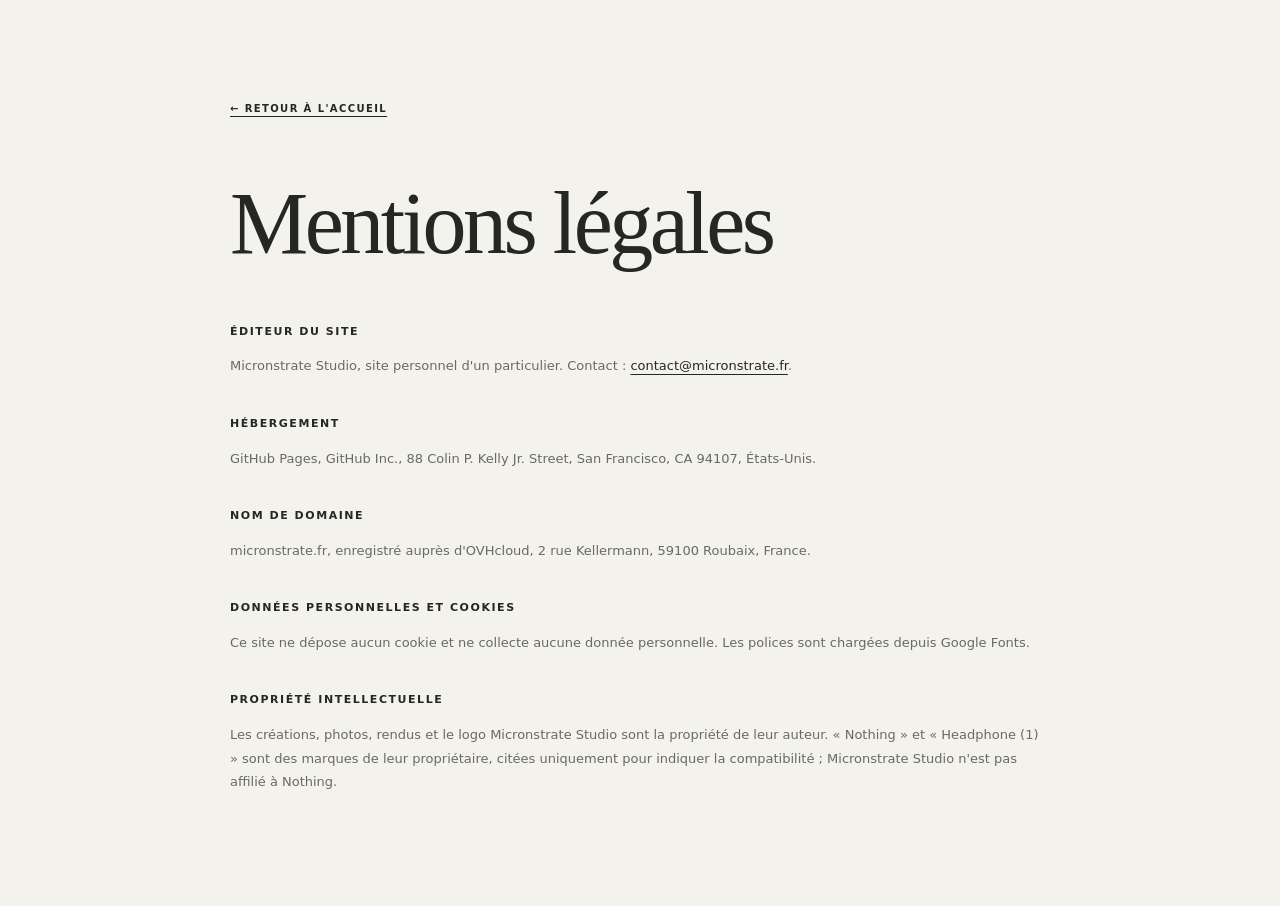
<file: mentions-legales.html>
<!doctype html>
<html lang="fr">
<head>
<meta charset="utf-8">
<meta name="viewport" content="width=device-width, initial-scale=1">
<title>Mentions légales · Micronstrate Studio</title>
<link rel="icon" href="favicon.svg" type="image/svg+xml">
<style>
body{margin:0;background:#f6f4ef;color:#16233a;font-family:Inter,system-ui,sans-serif;line-height:1.6}
main{max-width:760px;margin:0 auto;padding:56px 24px}
h1{font-size:36px;margin:0 0 24px}h2{font-size:20px;margin:32px 0 8px}
a{color:#1c3c66}
</style>
<link rel="stylesheet" href="css/editorial.css">
</head>
<body class="legal-page">
<main>
<p><a href="index.html">← Retour à l'accueil</a></p>
<h1>Mentions légales</h1>
<h2>Éditeur du site</h2>
<p>Micronstrate Studio, site personnel d'un particulier. Contact : <a href="mailto:contact@micronstrate.fr">contact@micronstrate.fr</a>.</p>
<h2>Hébergement</h2>
<p>GitHub Pages, GitHub Inc., 88 Colin P. Kelly Jr. Street, San Francisco, CA 94107, États-Unis.</p>
<h2>Nom de domaine</h2>
<p>micronstrate.fr, enregistré auprès d'OVHcloud, 2 rue Kellermann, 59100 Roubaix, France.</p>
<h2>Données personnelles et cookies</h2>
<p>Ce site ne dépose aucun cookie et ne collecte aucune donnée personnelle. Les polices sont chargées depuis Google Fonts.</p>
<h2>Propriété intellectuelle</h2>
<p>Les créations, photos, rendus et le logo Micronstrate Studio sont la propriété de leur auteur. « Nothing » et « Headphone (1) » sont des marques de leur propriétaire, citées uniquement pour indiquer la compatibilité ; Micronstrate Studio n'est pas affilié à Nothing.</p>
</main>
</body>
</html>
</file>
<file: css/editorial.css>
/* Micronstrate Studio — direction éditoriale / minimalisme architectural
   Couche de présentation indépendante : le contenu et les médias d'origine sont conservés. */
:root{
  --paper:#F4F2EC;
  --paper-light:#FAF9F6;
  --stone:#E7E3DA;
  --ink:#252724;
  --muted:#686A63;
  --accent:#8B795B;
  --line:#D9D5CC;
  --navy:var(--ink);
  --gold:var(--accent);
  --gold-ink:var(--accent);
  --cream:var(--paper);
  --sand:var(--stone);
  --red:var(--paper);
  --serif:"Instrument Serif",Georgia,serif;
  --sans:"Manrope",Inter,system-ui,sans-serif;
}
html{scroll-behavior:smooth;scroll-padding-top:88px}
body{background:var(--paper);color:var(--ink);font-family:var(--sans);font-size:15px;line-height:1.7;-webkit-font-smoothing:antialiased}
a{color:inherit}
.wrap{max-width:1380px;padding-left:clamp(22px,5vw,76px);padding-right:clamp(22px,5vw,76px)}
h1,h2,h3{font-family:var(--serif);font-weight:400;letter-spacing:-.025em}
.serif{font-family:var(--serif);font-weight:400}
.eyebrow{font-family:var(--sans);font-size:10px;font-weight:700;letter-spacing:.2em;color:var(--accent)}
/* Navigation */
header{background:rgba(244,242,236,.94);backdrop-filter:blur(16px);border-bottom:1px solid var(--line)}
.hdr{min-height:76px;padding-top:12px!important;padding-bottom:12px!important}
.brand{color:var(--ink);font-size:12px;letter-spacing:.2em;font-weight:800}
.brand svg{width:29px;height:29px}
.brand svg path{stroke:var(--ink)!important}
.brand svg g{fill:var(--accent)!important}
nav{gap:clamp(2px,1vw,16px)}
nav a{padding:9px 7px;color:var(--muted);font-size:10px;font-weight:700;letter-spacing:.09em;text-transform:uppercase;transition:color .2s}
nav a:hover{color:var(--ink);text-decoration:none}
@media(max-width:760px){
 .hdr{align-items:flex-start;gap:8px;flex-direction:column}
 .brand span{display:inline!important}
 nav{width:100%;overflow-x:auto;flex-wrap:nowrap;padding-bottom:3px}
 nav a{white-space:nowrap;font-size:9px}
 nav a.hide-sm{display:block}
}
/* Hero */
.hero{padding-top:clamp(24px,4vw,58px);padding-bottom:clamp(76px,10vw,140px);gap:clamp(28px,5vw,64px)}
.hero-media{overflow:hidden;background:var(--stone)}
.hero-video{aspect-ratio:16/8.5;object-fit:cover;border-radius:0;box-shadow:none}
.sound-btn{right:18px;bottom:18px;border-radius:2px;background:rgba(37,39,36,.78);font-size:11px;letter-spacing:.04em}
.hero-txt{grid-template-columns:1.15fr .75fr;gap:clamp(28px,6vw,100px);align-items:end}
.hero-title{align-items:flex-end;gap:clamp(18px,3vw,40px)}
.hero-title svg{width:86px!important;max-height:110px}
.hero-title svg path{stroke:var(--ink)!important}
.hero-title svg .ms-dot circle:last-child{fill:var(--accent)!important}
.hero-title svg text{fill:var(--ink)!important}
.hero h1{max-width:720px;font-family:var(--serif);font-size:clamp(48px,7.4vw,104px);font-weight:400;line-height:.94;letter-spacing:-.045em}
.hero-side{gap:24px;max-width:440px}
.hero p{font-size:15px;line-height:1.8;color:var(--muted)}
.cta{gap:10px}
.btn{min-height:44px;padding:0 19px;border-radius:2px;font-size:10px;letter-spacing:.1em;text-transform:uppercase;font-weight:700}
.btn-main{background:var(--ink);color:#fff}
.btn-main:hover{background:var(--accent)}
.btn-line{border:1px solid var(--ink);color:var(--ink)}
.btn-line:hover{background:var(--ink);color:#fff}
.btn-white{background:var(--ink);color:#fff!important}
@media(max-width:860px){
 .hero{padding-top:18px}
 .hero-txt{grid-template-columns:1fr;gap:24px}
 .hero-title{align-items:flex-start;flex-direction:column;gap:16px}
 .hero-title svg{width:58px!important}
 .hero h1{font-size:clamp(48px,13vw,76px)}
 .hero-video{aspect-ratio:4/3}
}
/* Sections: une même matière graphique, plutôt que des couleurs de gamme concurrentes */
section{scroll-margin-top:82px}
.pad{padding-top:clamp(68px,9vw,124px);padding-bottom:clamp(68px,9vw,124px)}
.navy,.ink,.red,.sand,.cream2,.w-white{background:var(--paper)!important;color:var(--ink)!important}
.navy .eyebrow,.ink .eyebrow,.red .eyebrow,.cream2 .eyebrow{color:var(--accent)!important}
.navy .lead p,.ink .lead p,.ink .vrow p,.cream2 .lead p,.cream2 .vrow p,.about p,.contact p{color:var(--muted)!important}
.navy .stats div,.ink .stats div,.cream2 .stats div{border-top-color:var(--line)!important}
.navy .stats .big2,.cream2 .stats .big2,.ink .stats .big2{color:var(--accent)!important;font-family:var(--serif);font-weight:400}
.head-row{margin-bottom:clamp(30px,5vw,64px);gap:28px}
.head-row .lead{max-width:58em;gap:18px}
.big{font-family:var(--serif);font-size:clamp(76px,13vw,160px);font-weight:400;line-height:.86;letter-spacing:-.055em}
.arena-title{font-family:var(--serif);font-size:clamp(76px,13vw,160px);font-weight:400;letter-spacing:-.055em;line-height:.86}
.lead p{font-size:16px;line-height:1.8;max-width:62em}
.lead p:not(.eyebrow){color:var(--muted)}
/* Images et vidéos */
figure{gap:13px}
figure img,.split img,.duo img,.step img,.wide,.pages-video,.sq-video,.tess-sq,.video{border-radius:2px;box-shadow:none}
figure img{aspect-ratio:4/5;object-fit:cover}
figcaption{font-size:11px;font-weight:600;letter-spacing:.04em;color:var(--muted)}
.grid3,.grid4,.cards{gap:clamp(12px,2vw,26px)}
.duo,.duo32{gap:clamp(12px,2vw,26px)}
.vrow{gap:clamp(24px,5vw,72px);margin-bottom:clamp(32px,5vw,64px)}
.vrow p,.step p{font-size:14px;line-height:1.85;color:var(--muted)}
.vrow h3,.step h3{font-family:var(--serif);font-weight:400;font-size:clamp(32px,4vw,54px)!important;line-height:1.02!important;letter-spacing:-.025em}
.lb::after{right:12px;bottom:12px;border-radius:2px;background:rgba(250,249,246,.94);color:var(--ink);font-size:9px;letter-spacing:.16em}
.stats{gap:22px;margin-top:clamp(36px,5vw,68px)}
.stats div{border-top:1px solid var(--line)!important;padding-top:14px}
.stats .big2,.stats .dots{font-family:var(--serif);font-size:42px;line-height:1.1;font-weight:400;color:var(--ink)}
.stats div span:last-child{font-size:11px;color:var(--muted);letter-spacing:.04em}
/* Palette des anciennes sections rouges / sombres */
.red .eyebrow,.dark .eyebrow{color:var(--accent)!important}
.dark{background:var(--ink)!important;color:var(--paper)!important;text-align:left}
.dark .eyebrow{color:#C8B99B!important}
.dark p{color:#D8D6CF;font-size:15px;line-height:1.8}
.dark .col{align-items:flex-start;text-align:left}
.dark .big{font-size:clamp(70px,11vw,130px)}
/* Cartes et étapes de conception */
.card{background:var(--paper-light);border:1px solid var(--line);border-radius:2px;padding:clamp(20px,3vw,34px);box-shadow:none}
.card .tag{border-radius:0;background:var(--stone);color:var(--accent);font-size:9px;letter-spacing:.16em}
.card h3{font-family:var(--serif);font-size:28px;font-weight:400}
.card p{font-size:13px;line-height:1.8;color:var(--muted)}
.steps{gap:clamp(42px,7vw,88px)}
.step{gap:clamp(22px,5vw,72px)}
.step .num{font-family:var(--serif);font-size:54px;font-weight:400;color:var(--accent)}
.note{border-left:1px solid var(--accent);font-size:12px;line-height:1.8;color:var(--muted);padding-left:18px}
.chips{gap:8px}
.chips span{border:1px solid var(--line);border-radius:0;background:transparent;padding:7px 11px;font-size:10px;color:var(--muted)}
/* Contact et pied de page */
.links{gap:0;border-top:1px solid var(--line)}
.links a{background:transparent;border:0;border-bottom:1px solid var(--line);border-radius:0;padding:20px 4px;color:var(--ink);font-size:14px}
.links a:hover{border-color:var(--accent);color:var(--accent)}
.links small{font-size:11px;color:var(--muted)}
footer{border-top:1px solid var(--line);font-size:11px;color:var(--muted)}
footer .wrap{padding-top:24px;padding-bottom:24px}
footer a{color:var(--ink)}
/* Accessibilité et mouvement */
a:focus-visible,button:focus-visible{outline:2px solid var(--accent);outline-offset:4px}
@media(prefers-reduced-motion:reduce){
 html{scroll-behavior:auto}
 *,*::before,*::after{animation-duration:.01ms!important;animation-iteration-count:1!important;transition-duration:.01ms!important}
}
@media(max-width:760px){
 .pad{padding-top:64px;padding-bottom:64px}
 .head-row{align-items:flex-start}
 .head-row .btn{align-self:flex-start}
 .vrow,.step,.duo,.split,.about,.contact{grid-template-columns:1fr}
 .step:nth-child(even) .step-img{order:0}
 .stats{grid-template-columns:repeat(2,minmax(0,1fr))}
 .names4{grid-template-columns:repeat(2,1fr);gap:10px}
 .hero-title{gap:12px}
 .hero-side{max-width:none}
}


/* Page mentions légales — continuité de la direction artistique */
.legal-page{min-height:100vh;background:var(--paper);color:var(--ink);font-family:var(--sans);line-height:1.8}
.legal-page main{max-width:820px;margin:0 auto;padding:clamp(48px,8vw,100px) clamp(22px,5vw,48px)}
.legal-page main>p:first-child{margin:0 0 64px;font-size:10px;font-weight:700;letter-spacing:.14em;text-transform:uppercase}
.legal-page h1{font-family:var(--serif);font-size:clamp(54px,8vw,88px);font-weight:400;line-height:.95;letter-spacing:-.04em;margin:0 0 56px}
.legal-page h2{font-family:var(--sans);font-size:11px;font-weight:800;letter-spacing:.14em;text-transform:uppercase;margin:36px 0 8px}
.legal-page p{font-size:13px;color:var(--muted)}
.legal-page a{color:var(--ink);text-underline-offset:4px}
.legal-page a:hover{color:var(--accent)}
</file>
